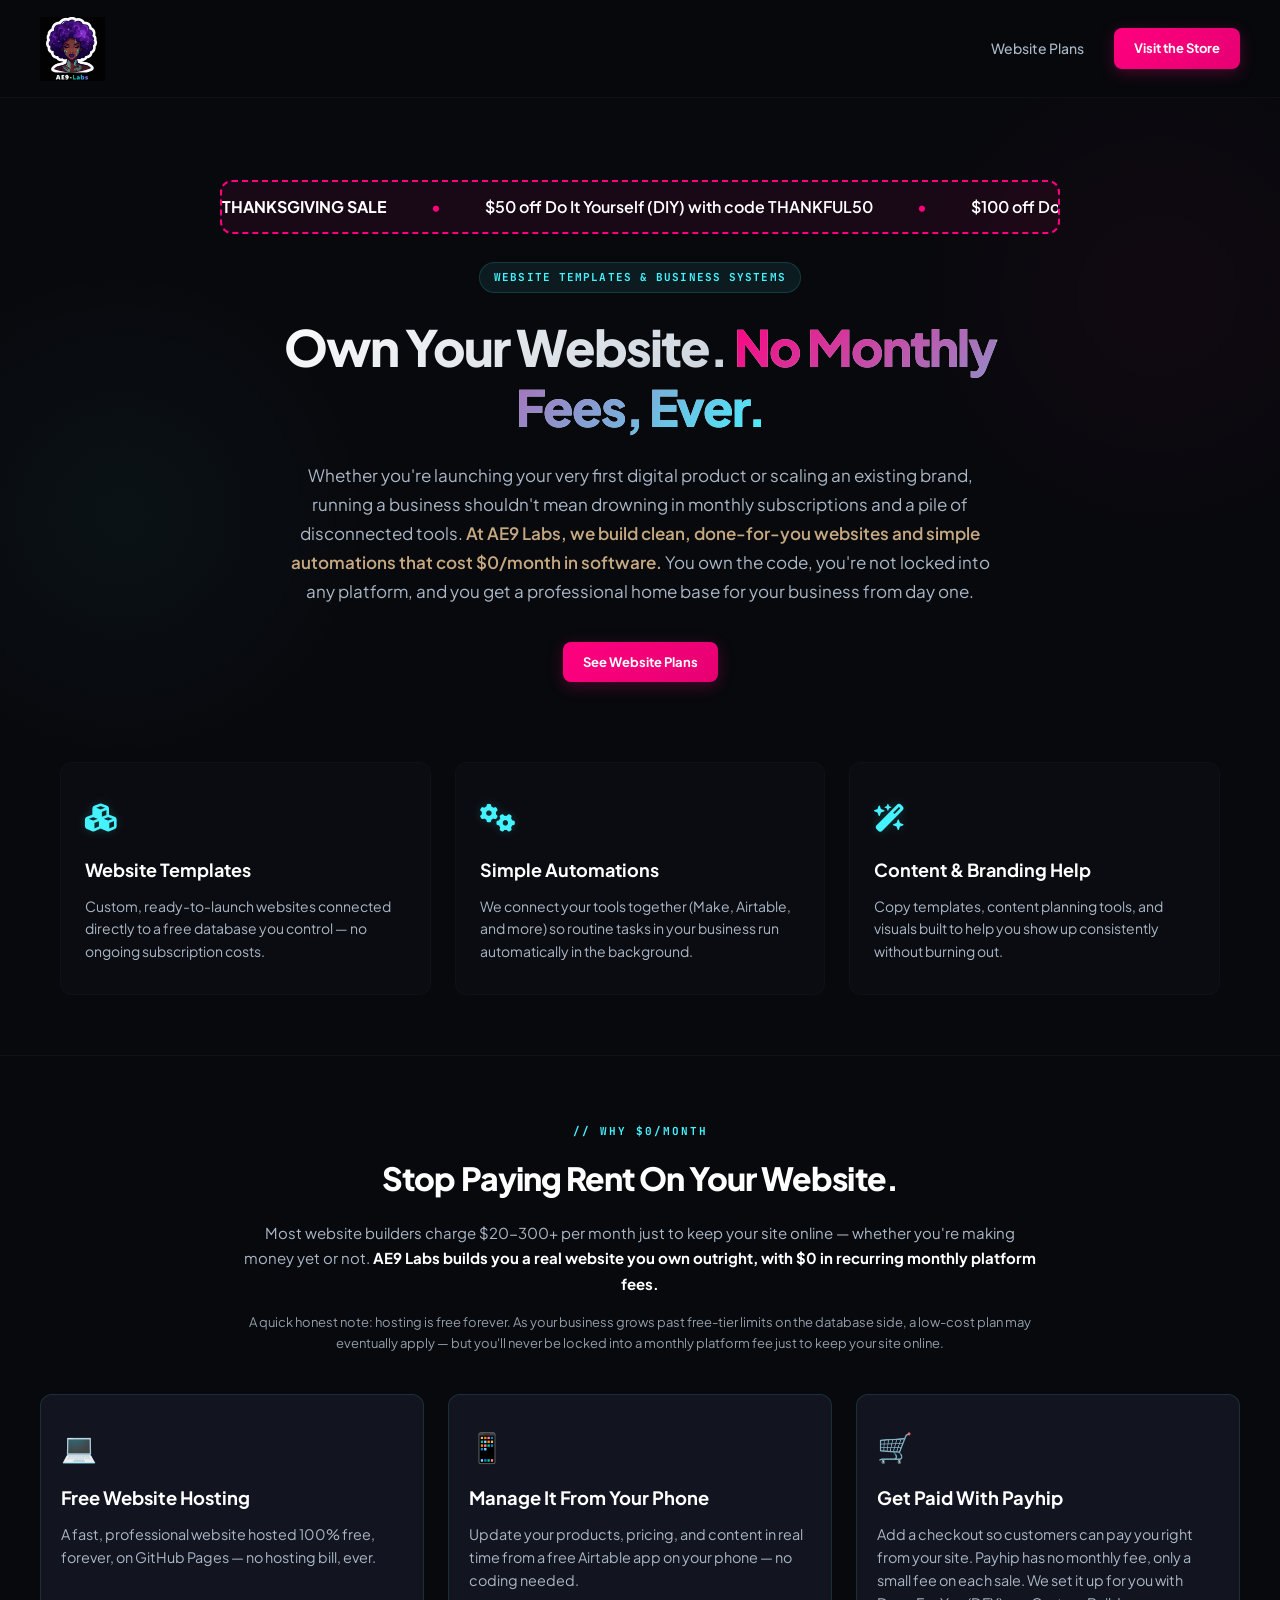
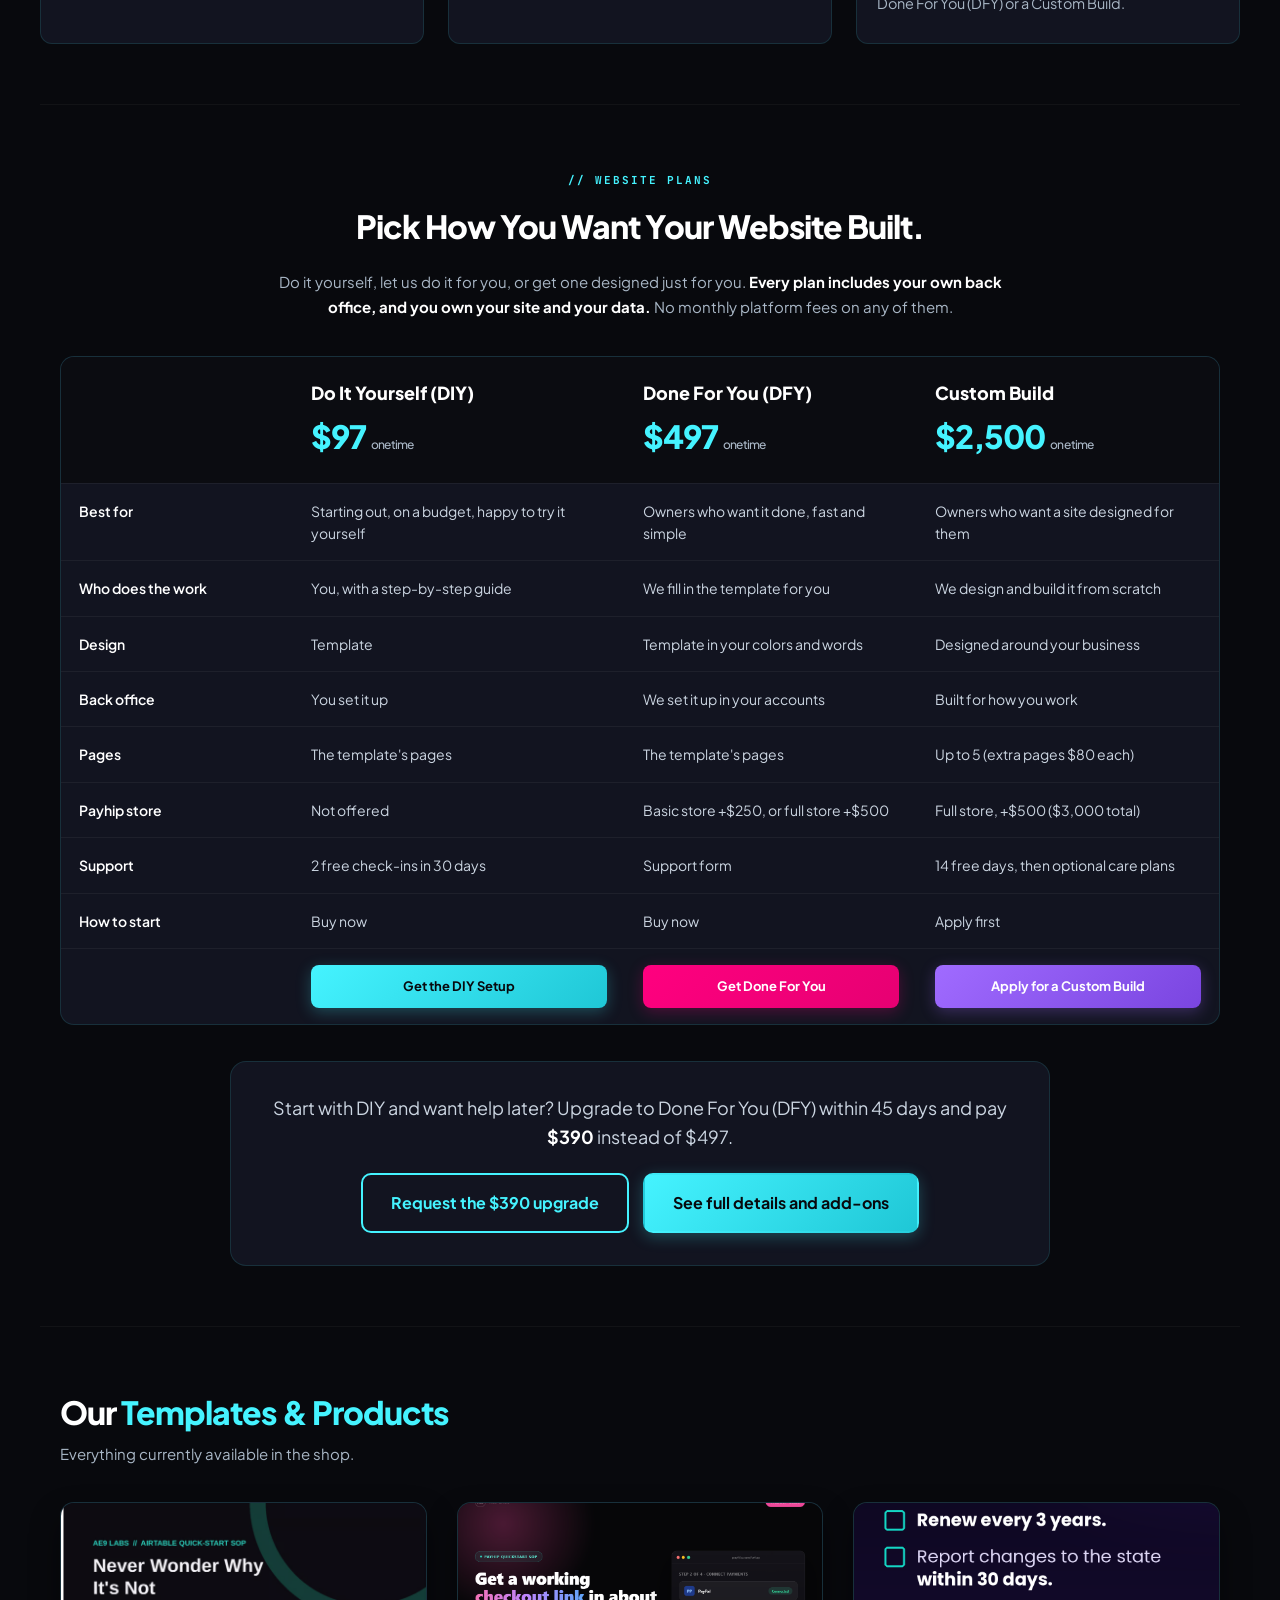
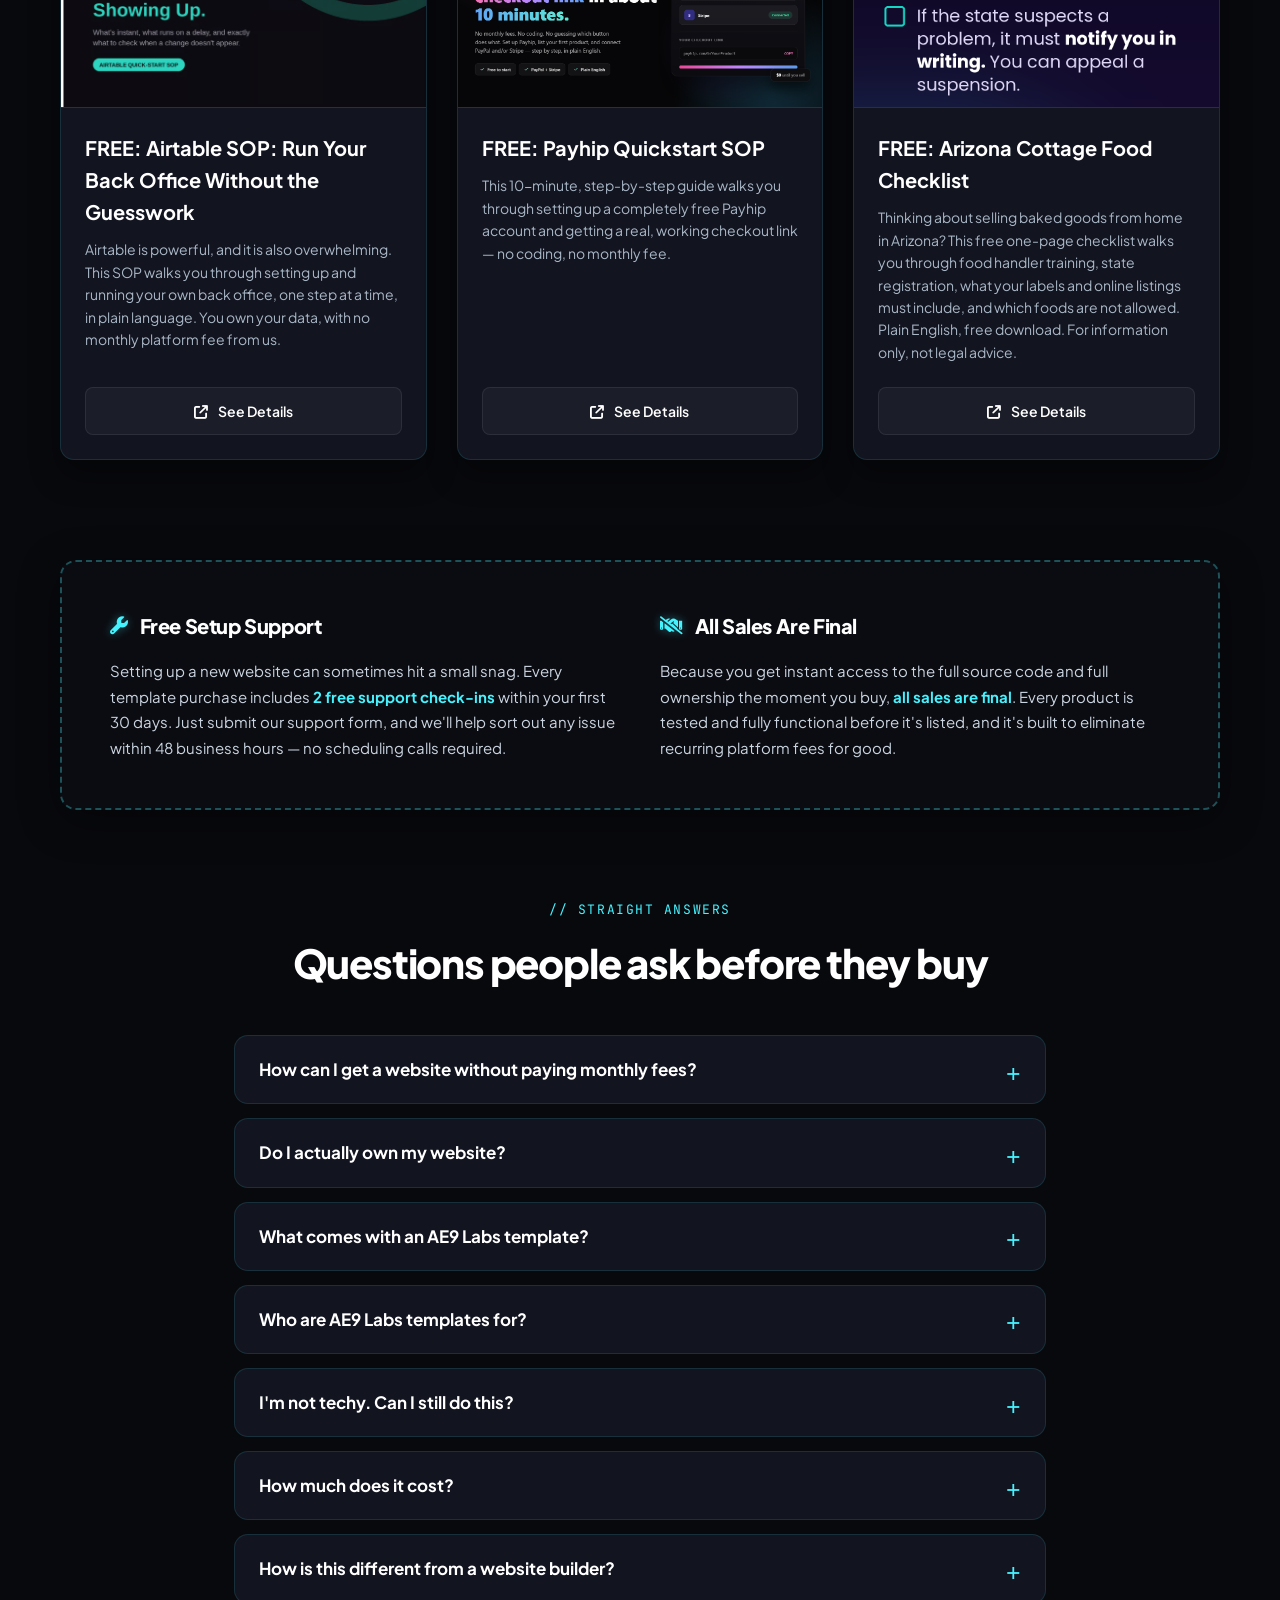
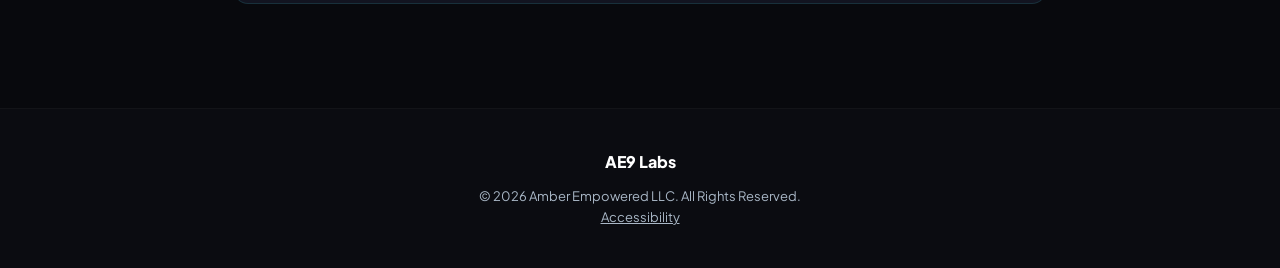
<file: index.html>
<!DOCTYPE html>
<html lang="en">
<head>
    <!-- Google Analytics 4 -->
    <script async src="https://www.googletagmanager.com/gtag/js?id=G-8W33K5ZLJ8"></script>
    <script>
        window.dataLayer = window.dataLayer || [];
        function gtag(){dataLayer.push(arguments);}
        gtag('js', new Date());
        gtag('config', 'G-8W33K5ZLJ8');
    </script>
    <meta name="p:domain_verify" content="8d649b11f7d5f8af612b49e49cc045da"/>
    <meta charset="UTF-8">
    <meta name="viewport" content="width=device-width, initial-scale=1.0">
    <meta name="description" content="AE9 Labs builds done-for-you websites and back offices for small businesses. You own your site and your data, with no monthly platform fees. DIY $97, Done For You $497, Custom Build $2,500.">
    <link rel="canonical" href="https://amber-empowered.com/">
    <title>AE9 Labs // Website Templates & Business Systems</title>
    <!-- Google Fonts & Icons -->
    <link rel="preconnect" href="https://fonts.googleapis.com">
    <link rel="preconnect" href="https://fonts.gstatic.com" crossorigin>
    <link href="https://fonts.googleapis.com/css2?family=Plus+Jakarta+Sans:wght@400;500;600;700;800&family=JetBrains+Mono:wght@400;700&display=swap" rel="stylesheet">
    <link rel="stylesheet" href="https://cdnjs.cloudflare.com/ajax/libs/font-awesome/6.5.1/css/all.min.css">

    <style>
        /* =========================================================================
           🌌 AE9 SYSTEM ARCHITECTURE - SINGLE FILE PREMIUM MASTER THEME
           ========================================================================= */
        :root {
            --bg-primary: #08090d;
            --bg-secondary: #0b0c11;
            --bg-card: #121420;
            --accent-neon: #ff007f;     /* Hot neon pink */
            --accent-cyber: #45f3ff;    /* Cyber neon cyan */
            --accent-gold: #c5a880;     /* Luxury gold text highlight */
            --text-main: #ffffff;
            --text-muted: #a9b7c6;
            --border-glow: rgba(69, 243, 255, 0.12);
        }

        * {
            box-sizing: border-box;
            margin: 0;
            padding: 0;
        }

        body {
            background-color: var(--bg-primary);
            color: var(--text-main);
            font-family: 'Plus Jakarta Sans', sans-serif;
            line-height: 1.6;
            overflow-x: hidden;
        }

        body::before {
            content: '';
            position: absolute;
            top: 5%;
            right: -10%;
            width: 500px;
            height: 500px;
            background: radial-gradient(circle, rgba(255, 0, 127, 0.04) 0%, transparent 70%);
            z-index: 0;
            pointer-events: none;
        }

        body::after {
            content: '';
            position: absolute;
            bottom: 15%;
            left: -10%;
            width: 500px;
            height: 500px;
            background: radial-gradient(circle, rgba(69, 243, 255, 0.04) 0%, transparent 70%);
            z-index: 0;
            pointer-events: none;
        }

        header {
            background-color: rgba(8, 9, 13, 0.9);
            backdrop-filter: blur(12px);
            border-bottom: 1px solid rgba(255, 255, 255, 0.03);
            position: fixed;
            top: 0;
            left: 0;
            width: 100%;
            z-index: 100;
            padding: 16px 40px;
        }

        .nav-container {
            max-width: 1200px;
            margin: 0 auto;
            display: flex;
            justify-content: space-between;
            align-items: center;
        }

        /* Holiday banner: remove the word "hidden" from the banner tag to turn it on */
        .holiday-banner {
            max-width: 900px;
            margin: 0 auto 28px;
            padding: 14px 20px;
            text-align: center;
            border: 2px dashed var(--accent-neon);
            border-radius: 12px;
            background: rgba(255, 0, 127, 0.07);
            font-weight: 600;
        }
        .holiday-banner[hidden] { display: none; }
        .holiday-banner.ticker { overflow: hidden; padding: 12px 0; text-align: left; }
        .ticker-track { display: flex; width: max-content; animation: ticker-scroll 38s linear infinite; }
        .ticker-track:hover { animation-play-state: paused; }
        .ticker-group { display: flex; flex-shrink: 0; align-items: center; gap: 44px; padding-right: 44px; white-space: nowrap; }
        .ticker-group span + span::before { content: "\2022"; margin-right: 44px; color: var(--accent-neon); }
        .holiday-banner a { color: var(--accent-cyber); }
        @keyframes ticker-scroll { from { transform: translateX(0); } to { transform: translateX(-50%); } }
        @media (prefers-reduced-motion: reduce) {
            .ticker-track { animation: none; width: auto; justify-content: center; }
            .ticker-group { flex-wrap: wrap; justify-content: center; white-space: normal; gap: 10px 28px; padding: 0 16px; }
            .ticker-dup { display: none; }
            .ticker-group span + span::before { display: none; }
        }

        .holiday-banner a { color: var(--accent-cyber); }

        .logo-container {
            display: flex;
            align-items: center;
            text-decoration: none;
        }

        .logo-image {
            height: 65px; 
            width: auto;
            object-fit: contain;
            transition: transform 0.3s ease;
            clip-path: inset(1px 0 0 0);
        }

        .logo-image:hover {
            transform: scale(1.05); 
        }

        .logo-text-fallback {
            font-size: 22px;
            font-weight: 800;
            letter-spacing: -0.04em;
            color: #ffffff;
            font-family: 'Plus Jakarta Sans', sans-serif;
        }

        .logo-text-fallback span {
            color: var(--accent-cyber);
            font-family: 'JetBrains Mono', monospace;
        }

        .nav-links {
            display: flex;
            align-items: center;
            gap: 30px;
        }

        .nav-link {
            color: var(--text-muted);
            text-decoration: none;
            font-weight: 500;
            font-size: 14px;
            transition: color 0.3s ease;
        }

        .nav-link:hover {
            color: #ffffff;
        }

        .shop-cta-btn {
            background: linear-gradient(135deg, var(--accent-neon) 0%, #e60072 100%);
            color: #ffffff;
            text-decoration: none;
            padding: 10px 20px;
            border-radius: 8px;
            font-weight: 700;
            font-size: 13px;
            box-shadow: 0 4px 15px rgba(255, 0, 127, 0.25);
            transition: transform 0.2s ease, box-shadow 0.2s ease;
        }

        .shop-cta-btn:hover {
            transform: translateY(-2px);
            box-shadow: 0 6px 20px rgba(255, 0, 127, 0.45);
        }

        .hero {
            padding: 180px 20px 80px;
            text-align: center;
            position: relative;
            z-index: 1;
        }

        .hero-inner {
            max-width: 840px;
            margin: 0 auto;
        }

        .badge {
            display: inline-block;
            background-color: rgba(69, 243, 255, 0.08);
            border: 1px solid rgba(69, 243, 255, 0.15);
            color: var(--accent-cyber);
            font-family: 'JetBrains Mono', monospace;
            padding: 6px 14px;
            border-radius: 20px;
            font-size: 11px;
            font-weight: 700;
            letter-spacing: 0.1em;
            text-transform: uppercase;
            margin-bottom: 24px;
        }

        .hero h1 {
            font-size: 50px;
            font-weight: 800;
            line-height: 1.2;
            letter-spacing: -0.04em;
            margin-bottom: 24px;
            background: linear-gradient(135deg, #ffffff 0%, #a9b7c6 100%);
            -webkit-background-clip: text;
            -webkit-text-fill-color: transparent;
        }

        .hero h1 span {
            background: linear-gradient(135deg, var(--accent-neon) 0%, var(--accent-cyber) 100%);
            -webkit-background-clip: text;
            -webkit-text-fill-color: transparent;
        }

        .hero p {
            font-size: 17px;
            color: var(--text-muted);
            max-width: 720px;
            margin: 0 auto 36px;
            line-height: 1.7;
        }

        .hero p strong {
            color: var(--accent-gold);
            font-weight: 600;
        }

        .pillars-section {
            max-width: 1200px;
            margin: 0 auto;
            padding: 0 20px 60px;
        }

        .pillars-grid {
            display: grid;
            grid-template-columns: repeat(3, 1fr);
            gap: 24px;
        }

        .pillar-card {
            background-color: var(--bg-secondary);
            border: 1px solid rgba(255, 255, 255, 0.02);
            border-radius: 12px;
            padding: 32px 24px;
            transition: border-color 0.3s ease, transform 0.3s ease;
        }

        .pillar-card:hover {
            border-color: rgba(69, 243, 255, 0.15);
            transform: translateY(-3px);
        }

        .pillar-icon {
            font-size: 28px;
            color: var(--accent-cyber);
            margin-bottom: 16px;
            text-shadow: 0 0 10px rgba(69, 243, 255, 0.2);
        }

        .pillar-card h3 {
            font-size: 18px;
            font-weight: 700;
            margin-bottom: 10px;
            color: #ffffff;
        }

        .pillar-card p {
            font-size: 14px;
            color: var(--text-muted);
            line-height: 1.6;
        }

        .architecture-section {
            padding: 60px 20px;
            border-top: 1px solid rgba(255, 255, 255, 0.04);
            text-align: center;
        }

        .architecture-container {
            max-width: 1200px;
            margin: 0 auto;
        }

        .architecture-tag {
            display: inline-block;
            font-size: 11px;
            font-weight: 700;
            letter-spacing: 2px;
            color: var(--accent-cyber);
            font-family: 'JetBrains Mono', monospace;
            text-transform: uppercase;
            margin-bottom: 12px;
        }

        .architecture-title {
            font-size: 32px;
            font-weight: 800;
            margin-bottom: 16px;
            color: #ffffff;
            letter-spacing: -0.03em;
        }

        .architecture-description {
            font-size: 15px;
            line-height: 1.7;
            color: var(--text-muted);
            max-width: 800px;
            margin: 0 auto 16px auto;
        }

        .architecture-description strong {
            color: #ffffff;
        }

        .architecture-note {
            font-size: 13px;
            line-height: 1.6;
            color: var(--text-muted);
            max-width: 800px;
            margin: 0 auto 40px auto;
            opacity: 0.85;
        }

        .architecture-grid {
            display: grid;
            grid-template-columns: repeat(auto-fit, minmax(280px, 1fr));
            gap: 24px;
        }

        .architecture-card {
            background: var(--bg-card);
            border: 1px solid var(--border-glow);
            border-radius: 12px;
            padding: 28px 20px;
            text-align: left;
            transition: transform 0.3s ease, border-color 0.3s ease;
        }

        .architecture-card:hover {
            transform: translateY(-4px);
            border-color: var(--accent-cyber);
        }

        .card-icon-emoji {
            font-size: 1.8rem;
            margin-bottom: 14px;
        }

        .architecture-card h3 {
            font-size: 1.15rem;
            font-weight: 700;
            color: #ffffff;
            margin-bottom: 10px;
        }

        .architecture-card p {
            font-size: 0.9rem;
            line-height: 1.6;
            color: var(--text-muted);
            margin: 0;
        }

        .catalog-container {
            max-width: 1200px;
            margin: 0 auto;
            padding: 60px 20px;
            border-top: 1px solid rgba(255, 255, 255, 0.04);
        }

        .catalog-header {
            margin-bottom: 36px;
        }

        .section-title {
            font-size: 32px;
            font-weight: 800;
            letter-spacing: -0.03em;
        }

        .section-title span {
            color: var(--accent-cyber);
        }

        .section-subtitle {
            font-size: 15px;
            color: var(--text-muted);
            margin-top: 4px;
        }

        .grid-container {
            display: grid;
            grid-template-columns: repeat(auto-fill, minmax(360px, 1fr));
            gap: 30px;
            align-items: stretch;
        }

        .card {
            background-color: var(--bg-card);
            border-radius: 14px;
            overflow: hidden;
            display: flex;
            flex-direction: column;
            box-shadow: 0 15px 30px rgba(0, 0, 0, 0.4);
            border: 1px solid var(--border-glow);
            transition: transform 0.3s cubic-bezier(0.25, 1, 0.5, 1), box-shadow 0.3s ease, border-color 0.3s ease;
        }

        .card:hover {
            transform: translateY(-6px);
            border-color: var(--accent-cyber);
            box-shadow: 0 0 25px rgba(69, 243, 255, 0.2);
        }

        .card-image {
            width: 100%;
            aspect-ratio: 16 / 9;
            object-fit: cover;
            border-bottom: 1px solid rgba(69, 243, 255, 0.15);
        }

        .card-content {
            padding: 24px;
            display: flex;
            flex-direction: column;
            flex-grow: 1;
        }

        .card-title {
            font-size: 20px;
            font-weight: 700;
            margin-bottom: 10px;
            color: #ffffff;
        }

        .card-description {
            font-size: 14px;
            color: var(--text-muted);
            line-height: 1.6;
            margin-bottom: auto;
            padding-bottom: 24px;
        }

        .card-btn {
            display: block;
            text-align: center;
            background-color: rgba(255, 255, 255, 0.04);
            border: 1px solid rgba(255, 255, 255, 0.08);
            color: #ffffff;
            text-decoration: none;
            padding: 12px;
            border-radius: 8px;
            font-weight: 600;
            font-size: 14px;
            transition: all 0.3s ease;
            margin-top: auto;
        }

        .card-btn:hover {
            background-color: var(--accent-neon);
            border-color: var(--accent-neon);
            box-shadow: 0 4px 15px rgba(255, 0, 127, 0.3);
            transform: translateY(-1px);
        }

        .policy-section {
            max-width: 1200px;
            margin: 40px auto 0;
            padding: 0 20px;
        }

        .policy-grid {
            display: grid;
            grid-template-columns: repeat(2, 1fr);
            gap: 40px;
            background-color: var(--bg-secondary);
            border: 2px dashed rgba(69, 243, 255, 0.3);
            border-radius: 16px;
            padding: 48px;
            position: relative;
            box-shadow: 0 10px 40px rgba(0, 0, 0, 0.4);
        }

        .policy-card h4 {
            font-size: 20px;
            font-weight: 800;
            color: #ffffff;
            margin-bottom: 16px;
            display: flex;
            align-items: center;
            gap: 12px;
            letter-spacing: -0.02em;
        }

        .policy-card h4 i {
            color: var(--accent-cyber);
            font-size: 18px;
            text-shadow: 0 0 10px rgba(69, 243, 255, 0.4);
        }

        .policy-card p {
            font-size: 15px;
            color: #cbd5e1;
            line-height: 1.7;
        }

        .policy-card p strong {
            color: var(--accent-cyber);
        }

        footer {
            text-align: center;
            padding: 40px 20px;
            color: var(--text-muted);
            font-size: 13px;
            border-top: 1px solid rgba(255, 255, 255, 0.03);
            background-color: var(--bg-secondary);
        }

        .footer-logo {
            font-size: 16px;
            font-weight: 800;
            color: #ffffff;
            margin-bottom: 12px;
        }

        .loading {
            text-align: center;
            font-size: 15px;
            color: var(--text-muted);
            padding: 40px;
            grid-column: 1 / -1;
        }

        @media (max-width: 968px) {
            .pillars-grid {
                grid-template-columns: 1fr;
                gap: 16px;
            }
            .policy-grid {
                grid-template-columns: 1fr;
                padding: 32px;
                gap: 32px;
            }
            .hero h1 {
                font-size: 36px;
            }
            .nav-links {
                display: none;
            }
        }
    </style>
    <!-- AE9 Labs structured data (Organization, Person, WebSite) -->
    <script type="application/ld+json">
    {
      "@context": "https://schema.org",
      "@graph": [
        {
          "@type": "Organization",
          "@id": "https://amber-empowered.com/#org",
          "name": "AE9 Labs",
          "url": "https://amber-empowered.com/",
          "logo": "https://amber-empowered.com/logo.png",
          "description": "AE9 Labs sells done-for-you website templates for new creators and small businesses. Each template is a one-time purchase with no monthly platform fees: you get the code, host it free, and own your site and your data.",
          "slogan": "Shop as you grow. Build off what you know.",
          "founder": { "@id": "https://amber-empowered.com/#amber" },
          "address": {
            "@type": "PostalAddress",
            "addressLocality": "Clarkdale",
            "addressRegion": "AZ",
            "addressCountry": "US"
          },
          "sameAs": [
            "https://github.com/amberempowered8-alt",
            "https://www.pinterest.com/AE9Labs",
            "https://www.tiktok.com/@ae9_labs"
          ],
          "hasOfferCatalog": {
            "@type": "OfferCatalog",
            "name": "AE9 Labs Website Templates and Setup",
            "itemListElement": [
              {
                "@type": "Offer",
                "price": "97",
                "priceCurrency": "USD",
                "url": "https://payhip.com/b/pTdr1",
                "itemOffered": {
                  "@type": "Product",
                  "name": "Etsy and Product Seller Storefront Website Template",
                  "description": "Done-for-you storefront website for product sellers. One-time purchase, no monthly fees, you own the code."
                }
              },
              {
                "@type": "Offer",
                "price": "97",
                "priceCurrency": "USD",
                "url": "https://payhip.com/b/184kI",
                "itemOffered": {
                  "@type": "Product",
                  "name": "Coach and Consultant Booking Website Template",
                  "description": "Done-for-you booking website for coaches and consultants. One-time purchase, no monthly fees, you own the code."
                }
              },
              {
                "@type": "Offer",
                "price": "497",
                "priceCurrency": "USD",
                "url": "https://amber-empowered.com/services.html#done-for-you",
                "itemOffered": {
                  "@type": "Service",
                  "name": "Done For You Website and Back Office",
                  "description": "AE9 Labs fills in the template with your business, colors and words, and sets up your back office in your own accounts. You own everything, with no monthly platform fees."
                }
              },
              {
                "@type": "Offer",
                "price": "2500",
                "priceCurrency": "USD",
                "url": "https://amber-empowered.com/services.html#custom-build",
                "itemOffered": {
                  "@type": "Service",
                  "name": "Custom Build Website and Back Office",
                  "description": "A website and back office designed around your business, built in your own accounts. Up to 5 pages. By application."
                }
              }
            ]
          }
        },
        {
          "@type": "Person",
          "@id": "https://amber-empowered.com/#amber",
          "name": "Amber Jackson",
          "jobTitle": "Founder",
          "worksFor": { "@id": "https://amber-empowered.com/#org" },
          "sameAs": [
            "https://www.linkedin.com/in/amber-jackson",
            "https://www.tiktok.com/@empowered1111"
          ]
        },
        {
          "@type": "WebSite",
          "@id": "https://amber-empowered.com/#website",
          "url": "https://amber-empowered.com/",
          "name": "AE9 Labs",
          "publisher": { "@id": "https://amber-empowered.com/#org" }
        }
      ]
    }
    </script>
</head>
<body>

    <!-- Navigation Menu -->
    <header>
        <div class="nav-container">
            <a href="#" class="logo-container">
                <img src="logo.png" alt="AE9 logo" class="logo-image" id="brand-logo" onerror="this.style.display='none'; document.getElementById('brand-text-logo').style.display='flex'">
                <div id="brand-text-logo" class="logo-text-fallback" style="display: none;">AE9<span> Labs</span></div>
            </a>
            <nav class="nav-links">
                <a href="#plans" class="nav-link">Website Plans</a>
                <a href="https://payhip.com/AE9Labs" target="_blank" class="shop-cta-btn">Visit the Store</a>
            </nav>
        </div>
    </header>

   <!-- Brand Hero Module -->
<section class="hero" id="intro">
    <div class="hero-inner">
        <!-- HOLIDAY BANNER (live): to turn it off, add the word hidden after ticker in the next line. -->
        <div class="holiday-banner ticker" role="region" aria-label="Thanksgiving sale">
                <div class="ticker-track">
                <div class="ticker-group">
                    <span><strong>THANKSGIVING SALE</strong></span>
                    <span>$50 off Do It Yourself (DIY) with code THANKFUL50</span>
                    <span>$100 off Done For You (DFY) with code THANKFUL100</span>
                    <span>Ends Sunday, Nov 29 at 11:59 PM</span>
                </div>
                <div class="ticker-group ticker-dup" aria-hidden="true">
                    <span><strong>THANKSGIVING SALE</strong></span>
                    <span>$50 off Do It Yourself (DIY) with code THANKFUL50</span>
                    <span>$100 off Done For You (DFY) with code THANKFUL100</span>
                    <span>Ends Sunday, Nov 29 at 11:59 PM</span>
                </div>
                </div>
            </div>
        <div class="badge">Website Templates & Business Systems</div>
        <h1>Own Your Website. <span>No Monthly Fees, Ever.</span></h1>
        <p>
            Whether you're launching your very first digital product or scaling an existing brand, running a business shouldn't mean drowning in monthly subscriptions and a pile of disconnected tools.
            <strong>At AE9 Labs, we build clean, done-for-you websites and simple automations that cost $0/month in software.</strong>
            You own the code, you're not locked into any platform, and you get a professional home base for your business from day one.
        </p>
        <a href="#plans" class="shop-cta-btn" style="display:inline-block;">See Website Plans</a>
    </div>
</section>

    <!-- 3 Focus Pillars -->
    <section class="pillars-section">
        <div class="pillars-grid">
            <div class="pillar-card">
                <div class="pillar-icon"><i class="fa-solid fa-cubes"></i></div>
                <h3>Website Templates</h3>
                <p>Custom, ready-to-launch websites connected directly to a free database you control — no ongoing subscription costs.</p>
            </div>
            <div class="pillar-card">
                <div class="pillar-icon"><i class="fa-solid fa-gears"></i></div>
                <h3>Simple Automations</h3>
                <p>We connect your tools together (Make, Airtable, and more) so routine tasks in your business run automatically in the background.</p>
            </div>
            <div class="pillar-card">
                <div class="pillar-icon"><i class="fa-solid fa-wand-magic-sparkles"></i></div>
                <h3>Content & Branding Help</h3>
                <p>Copy templates, content planning tools, and visuals built to help you show up consistently without burning out.</p>
            </div>
        </div>
    </section>

    <!-- SYSTEM OVERVIEW SECTION -->
    <section class="architecture-section">
        <div class="architecture-container">
            <span class="architecture-tag">// Why $0/Month</span>
            <h2 class="architecture-title">Stop Paying Rent On Your Website.</h2>
            <p class="architecture-description">
                Most website builders charge $20-300+ per month just to keep your site online — whether you're making money yet or not.
                <strong>AE9 Labs builds you a real website you own outright, with $0 in recurring monthly platform fees.</strong>
            </p>
            <p class="architecture-note">
                A quick honest note: hosting is free forever. As your business grows past free-tier limits on the database side, a low-cost plan may eventually apply — but you'll never be locked into a monthly platform fee just to keep your site online.
            </p>

            <div class="architecture-grid">
                <div class="architecture-card">
                    <div class="card-icon-emoji">💻</div>
                    <h3>Free Website Hosting</h3>
                    <p>A fast, professional website hosted 100% free, forever, on GitHub Pages — no hosting bill, ever.</p>
                </div>

                <div class="architecture-card">
                    <div class="card-icon-emoji">📱</div>
                    <h3>Manage It From Your Phone</h3>
                    <p>Update your products, pricing, and content in real time from a free Airtable app on your phone — no coding needed.</p>
                </div>

                <div class="architecture-card">
                    <div class="card-icon-emoji">🛒</div>
                    <h3>Get Paid With Payhip</h3>
                    <p>Add a checkout so customers can pay you right from your site. Payhip has no monthly fee, only a small fee on each sale. We set it up for you with Done For You (DFY) or a Custom Build.</p>
                </div>
            </div>
        </div>
    </section>

    <!-- WEBSITE PLANS: compares the three ways to get a site. Prices live here and on services.html -->
    <style>
        .plans-section { max-width: 1200px; margin: 0 auto; padding: 60px 20px; border-top: 1px solid rgba(255, 255, 255, 0.04); text-align: center; position: relative; z-index: 1; }
        .plans-sub { font-size: 15px; line-height: 1.7; color: var(--text-muted); max-width: 760px; margin: 0 auto 36px; }
        .plans-sub strong { color: #ffffff; }
        .plans-table-wrap { overflow-x: auto; border: 1px solid var(--border-glow); border-radius: 14px; background: var(--bg-card); }
        .plans-table { width: 100%; min-width: 700px; border-collapse: collapse; text-align: left; }
        .plans-table th, .plans-table td { padding: 16px 18px; font-size: 14px; border-bottom: 1px solid rgba(255, 255, 255, 0.05); vertical-align: top; color: #cbd5e1; }
        .plans-table tr:last-child td { border-bottom: none; }
        .plans-table td:first-child { font-weight: 600; color: #ffffff; width: 20%; }
        .plans-table thead th { background: var(--bg-secondary); vertical-align: bottom; padding-top: 22px; padding-bottom: 20px; }
        .plan-name { display: block; font-size: 18px; font-weight: 800; color: #ffffff; }
        .plan-price { display: block; font-size: 32px; font-weight: 800; letter-spacing: -0.03em; color: var(--accent-cyber); margin-top: 4px; }
        .plan-price small { font-size: 12px; font-weight: 500; color: var(--text-muted); }
        .plans-btn { display: block; text-align: center; background: linear-gradient(135deg, var(--accent-neon) 0%, #e60072 100%); color: #ffffff; text-decoration: none; padding: 11px 12px; border-radius: 8px; font-weight: 700; font-size: 13px; box-shadow: 0 4px 15px rgba(255, 0, 127, 0.25); }
        .plans-btn.teal { background: linear-gradient(135deg, #45f3ff 0%, #1fc7d6 100%); color: #08090d; box-shadow: 0 4px 15px rgba(69, 243, 255, 0.25); }
        .plans-btn.purple { background: linear-gradient(135deg, #a06bff 0%, #7a45e0 100%); color: #ffffff; box-shadow: 0 4px 15px rgba(160, 107, 255, 0.28); }
        .plans-btn:hover { transform: translateY(-1px); }
        .plans-foot { font-size: 13px; color: var(--text-muted); margin-top: 20px; }
        .plans-foot a { color: var(--accent-cyber); }
        .plans-more { max-width: 820px; margin: 36px auto 0; padding: 32px 28px; background: var(--bg-card); border: 1px solid var(--border-glow); border-radius: 16px; text-align: center; }
        .plans-more-text { font-size: 18px; line-height: 1.6; color: #cbd5e1; margin: 0 0 22px; }
        .plans-more-text strong { color: #ffffff; }
        .plans-more-actions { display: flex; flex-wrap: wrap; gap: 14px; justify-content: center; }
        .plans-more-btn { display: inline-block; text-decoration: none; text-align: center; padding: 15px 28px; border-radius: 10px; font-weight: 700; font-size: 16px; border: 2px solid transparent; color: #08090d; background: linear-gradient(135deg, #45f3ff 0%, #1fc7d6 100%); box-shadow: 0 4px 15px rgba(69, 243, 255, 0.25); }
        .plans-more-btn.ghost { background: transparent; color: #45f3ff; border: 2px solid #45f3ff; box-shadow: none; }
        .plans-more-btn:hover { transform: translateY(-1px); }
    </style>
    <section class="plans-section" id="plans">
        <span class="architecture-tag">// Website Plans</span>
        <h2 class="architecture-title">Pick How You Want Your Website Built.</h2>
        <p class="plans-sub">
            Do it yourself, let us do it for you, or get one designed just for you.
            <strong>Every plan includes your own back office, and you own your site and your data.</strong> No monthly platform fees on any of them.
        </p>

        <div class="plans-table-wrap">
            <table class="plans-table">
                <thead>
                    <tr>
                        <th></th>
                        <th><span class="plan-name">Do It Yourself (DIY)</span><span class="plan-price">$97 <small>one time</small></span></th>
                        <th><span class="plan-name">Done For You (DFY)</span><span class="plan-price">$497 <small>one time</small></span></th>
                        <th><span class="plan-name">Custom Build</span><span class="plan-price">$2,500 <small>one time</small></span></th>
                    </tr>
                </thead>
                <tbody>
                    <tr><td>Best for</td><td>Starting out, on a budget, happy to try it yourself</td><td>Owners who want it done, fast and simple</td><td>Owners who want a site designed for them</td></tr>
                    <tr><td>Who does the work</td><td>You, with a step-by-step guide</td><td>We fill in the template for you</td><td>We design and build it from scratch</td></tr>
                    <tr><td>Design</td><td>Template</td><td>Template in your colors and words</td><td>Designed around your business</td></tr>
                    <tr><td>Back office</td><td>You set it up</td><td>We set it up in your accounts</td><td>Built for how you work</td></tr>
                    <tr><td>Pages</td><td>The template's pages</td><td>The template's pages</td><td>Up to 5 (extra pages $80 each)</td></tr>
                    <tr><td>Payhip store</td><td>Not offered</td><td>Basic store +$250, or full store +$500</td><td>Full store, +$500 ($3,000 total)</td></tr>
                    <tr><td>Support</td><td>2 free check-ins in 30 days</td><td>Support form</td><td>14 free days, then optional care plans</td></tr>
                    <tr><td>How to start</td><td>Buy now</td><td>Buy now</td><td>Apply first</td></tr>
                    <tr>
                        <td></td>
                        <td><a href="https://payhip.com/b/27uQ4" target="_blank" rel="noopener noreferrer" class="plans-btn teal">Get the DIY Setup</a></td>
                        <td><a href="https://payhip.com/b/Ka0zu" target="_blank" rel="noopener noreferrer" class="plans-btn">Get Done For You</a></td>
                        <td><a href="https://airtable.com/appCzV6PBH7pGzwzE/shr1KDz65nqNTD0JB" target="_blank" rel="noopener noreferrer" class="plans-btn purple">Apply for a Custom Build</a></td>
                    </tr>
                </tbody>
            </table>
        </div>
        <div class="plans-more">
            <p class="plans-more-text">Start with DIY and want help later? Upgrade to Done For You (DFY) within 45 days and pay <strong>$390</strong> instead of $497.</p>
            <div class="plans-more-actions">
                <a href="https://airtable.com/app2dNCzkf61VdNKa/shrKN8thfLegxZSYL" target="_blank" rel="noopener noreferrer" class="plans-more-btn ghost">Request the $390 upgrade</a>
                <a href="services.html" class="plans-more-btn">See full details and add-ons</a>
            </div>
        </div>
    </section>

    <!-- REVIEWS: stays hidden until real reviews are added. To show it, add real cards below and delete the word hidden from the section tag. Only real reviews with permission. -->
    <style>
        .reviews-section { max-width: 1200px; margin: 0 auto; padding: 60px 20px; border-top: 1px solid rgba(255, 255, 255, 0.04); text-align: center; }
        .reviews-section[hidden] { display: none; }
        .reviews-grid { display: grid; grid-template-columns: repeat(auto-fit, minmax(280px, 1fr)); gap: 20px; margin-top: 30px; text-align: left; }
        .review-card { background: var(--bg-card); border: 1px solid rgba(69, 243, 255, 0.25); border-radius: 16px; padding: 24px; }
        .review-stars { color: var(--accent-gold); letter-spacing: 2px; margin-bottom: 10px; }
        .review-text { color: var(--text-muted); line-height: 1.6; margin: 0 0 14px; }
        .review-by { font-weight: 700; margin: 0; }
        .review-by span { display: block; font-weight: 400; color: var(--text-muted); font-size: 0.9rem; }
        .review-tag { display: inline-block; margin-top: 8px; font-size: 0.75rem; color: var(--accent-cyber); border: 1px solid rgba(69, 243, 255, 0.4); border-radius: 999px; padding: 2px 10px; }
    </style>
    <section class="reviews-section" id="reviews" hidden>
        <h2 class="section-title">What <span>Clients Say</span></h2>
        <p class="section-subtitle">Real words from real clients. Some of our first sites were built for free as beta clients, and we label them.</p>
        <div class="reviews-grid">
            <!-- COPY THIS CARD FOR EACH REAL REVIEW:
            <div class="review-card">
                <div class="review-stars">&#9733;&#9733;&#9733;&#9733;&#9733;</div>
                <p class="review-text">"Their words here."</p>
                <p class="review-by">First name <span>Business name</span></p>
                <span class="review-tag">Beta client</span>
            </div>
            -->
        </div>
    </section>

    <!-- Portfolio Showroom -->
    <section class="catalog-container" id="showcase">
        <div class="catalog-header">
            <h2 class="section-title">Our <span>Templates & Products</span></h2>
            <p class="section-subtitle">Everything currently available in the shop.</p>
        </div>

        <div id="resource-container" class="grid-container"></div>
    </section>

    <!-- SUPPORT & REFUND POLICY -->
    <section class="policy-section">
        <div class="policy-grid">
            <div class="policy-card">
                <h4><i class="fa-solid fa-wrench"></i> Free Setup Support</h4>
                <p>Setting up a new website can sometimes hit a small snag. Every template purchase includes <strong>2 free support check-ins</strong> within your first 30 days. Just submit our support form, and we'll help sort out any issue within 48 business hours — no scheduling calls required.</p>
            </div>
            <div class="policy-card">
                <h4><i class="fa-solid fa-handshake-slash"></i> All Sales Are Final</h4>
                <p>Because you get instant access to the full source code and full ownership the moment you buy, <strong>all sales are final</strong>. Every product is tested and fully functional before it's listed, and it's built to eliminate recurring platform fees for good.</p>
            </div>
        </div>
    </section>

     <!-- =====================================================================
     AE9 Labs FAQ section (visible FAQ + matching code for Google and AI)
     WHERE TO PASTE: in index.html, search for <footer and paste this
     whole block on the line right above it. One paste, that's it.
     ===================================================================== -->
<style>
    .ae9-faq {
        position: relative;
        z-index: 1;
        max-width: 860px;
        margin: 0 auto;
        padding: 90px 24px;
    }
    .ae9-faq-label {
        font-family: 'JetBrains Mono', monospace;
        color: var(--accent-cyber);
        font-size: 13px;
        letter-spacing: 0.12em;
        text-transform: uppercase;
        text-align: center;
        margin-bottom: 10px;
    }
    .ae9-faq h2 {
        font-size: clamp(28px, 4vw, 40px);
        font-weight: 800;
        letter-spacing: -0.03em;
        text-align: center;
        margin-bottom: 40px;
    }
    .ae9-faq details {
        background: var(--bg-card);
        border: 1px solid var(--border-glow);
        border-radius: 14px;
        margin-bottom: 14px;
        transition: border-color 0.3s ease;
    }
    .ae9-faq details[open] {
        border-color: rgba(69, 243, 255, 0.35);
    }
    .ae9-faq summary {
        cursor: pointer;
        list-style: none;
        padding: 20px 56px 20px 24px;
        font-weight: 700;
        font-size: 17px;
        position: relative;
    }
    .ae9-faq summary::-webkit-details-marker { display: none; }
    .ae9-faq summary::after {
        content: '+';
        position: absolute;
        right: 24px;
        top: 50%;
        transform: translateY(-50%);
        color: var(--accent-cyber);
        font-size: 24px;
        font-weight: 400;
    }
    .ae9-faq details[open] summary::after { content: '\2212'; }
    .ae9-faq details p {
        padding: 0 24px 22px;
        color: var(--text-muted);
        font-size: 15.5px;
    }
</style>

<section class="ae9-faq" id="faq">
    <p class="ae9-faq-label">// Straight answers</p>
    <h2>Questions people ask before they buy</h2>

    <details>
        <summary>How can I get a website without paying monthly fees?</summary>
        <p>Buy the website once and host it yourself for free. That's exactly what AE9 Labs templates are: a one-time purchase, no subscription, no monthly platform bill. You get the code and a step-by-step guide to put it live on free hosting. The only ongoing cost is a custom domain name, if you want one, which usually runs about $10 to $20 a year.</p>
    </details>

    <details>
        <summary>Do I actually own my website?</summary>
        <p>Yes! When you buy an AE9 Labs template, the code is yours. It's not rented from a platform, and nobody can raise your price or lock you out of your own site. Your site, your data, your business.</p>
    </details>

    <details>
        <summary>What comes with an AE9 Labs template?</summary>
        <p>You get the full website code plus an SOP, which is a step-by-step setup guide written in plain English. Every template is built to the same standard, so you know what you're getting no matter which one you pick.</p>
    </details>

    <details>
        <summary>Who are AE9 Labs templates for?</summary>
        <p>New creators and small business owners who want a real website without a big budget or a monthly bill. There are templates for coaches and consultants who take bookings, product and Etsy sellers who want their own storefront, and local service providers like cleaners, landscapers, and handymen.</p>
    </details>

    <details>
        <summary>I'm not techy. Can I still do this?</summary>
        <p>Yes. The setup guide walks you through every step, one at a time. And if you'd rather not touch it at all, AE9 Labs offers a done-for-you website and funnel setup where everything gets built and handed to you, and you still own all of it.</p>
    </details>

    <details>
        <summary>How much does it cost?</summary>
        <p>DIY is $97, one time. Done For You (DFY) is $497, and AE9 Labs fills in the template for you. A Custom Build is $2,500, designed around your business, and you apply first. A Payhip store can be added on. No monthly platform fees on any of it. See the full breakdown on the <a href="services.html" style="color:var(--accent-cyber);">Services and Pricing page</a>.</p>
    </details>

    <details>
        <summary>How is this different from a website builder?</summary>
        <p>Most popular website builders charge you every month for as long as your site is up, and your site lives on their platform. With AE9 Labs you pay once, you own the code, and you can host it free. Shop as you grow and build off what you know, instead of renting forever.</p>
    </details>
</section>

<!-- Matching code so Google and AI tools can read the same questions and answers -->
<script type="application/ld+json">
{
  "@context": "https://schema.org",
  "@type": "FAQPage",
  "@id": "https://amber-empowered.com/#faq",
  "mainEntity": [
    {
      "@type": "Question",
      "name": "How can I get a website without paying monthly fees?",
      "acceptedAnswer": { "@type": "Answer", "text": "Buy the website once and host it yourself for free. That's exactly what AE9 Labs templates are: a one-time purchase, no subscription, no monthly platform bill. You get the code and a step-by-step guide to put it live on free hosting. The only ongoing cost is a custom domain name, if you want one, which usually runs about $10 to $20 a year." }
    },
    {
      "@type": "Question",
      "name": "Do I actually own my website?",
      "acceptedAnswer": { "@type": "Answer", "text": "Yes! When you buy an AE9 Labs template, the code is yours. It's not rented from a platform, and nobody can raise your price or lock you out of your own site. Your site, your data, your business." }
    },
    {
      "@type": "Question",
      "name": "What comes with an AE9 Labs template?",
      "acceptedAnswer": { "@type": "Answer", "text": "You get the full website code plus an SOP, which is a step-by-step setup guide written in plain English. Every template is built to the same standard, so you know what you're getting no matter which one you pick." }
    },
    {
      "@type": "Question",
      "name": "Who are AE9 Labs templates for?",
      "acceptedAnswer": { "@type": "Answer", "text": "New creators and small business owners who want a real website without a big budget or a monthly bill. There are templates for coaches and consultants who take bookings, product and Etsy sellers who want their own storefront, and local service providers like cleaners, landscapers, and handymen." }
    },
    {
      "@type": "Question",
      "name": "I'm not techy. Can I still do this?",
      "acceptedAnswer": { "@type": "Answer", "text": "Yes. The setup guide walks you through every step, one at a time. And if you'd rather not touch it at all, AE9 Labs offers a done-for-you website and funnel setup where everything gets built and handed to you, and you still own all of it." }
    },
    {
      "@type": "Question",
      "name": "How much does it cost?",
      "acceptedAnswer": { "@type": "Answer", "text": "DIY is $97, one time. Done For You (DFY) is $497, and AE9 Labs fills in the template for you. A Custom Build is $2,500, designed around your business, and you apply first. A Payhip store can be added on. No monthly platform fees on any of it. See the full breakdown on the Services and Pricing page." }
    },
    {
      "@type": "Question",
      "name": "How is this different from a website builder?",
      "acceptedAnswer": { "@type": "Answer", "text": "Most popular website builders charge you every month for as long as your site is up, and your site lives on their platform. With AE9 Labs you pay once, you own the code, and you can host it free. Shop as you grow and build off what you know, instead of renting forever." }
    }
  ]
}
</script>
<!-- ===================== end AE9 Labs FAQ section ===================== -->

    <!-- Footer -->
    <footer>
        <div class="footer-logo">AE9 Labs</div>
        <p>&copy; 2026 Amber Empowered LLC. All Rights Reserved.</p>
        <p><a href="accessibility.html" style="color:inherit;">Accessibility</a></p>
    </footer>

    <!-- =========================================================================
         AIRTABLE-POWERED CATALOG — reads a plain data file that a scheduled
         GitHub Action keeps in sync with Airtable. No token lives in this
         file, or anywhere else in this repo. See .github/workflows/sync-catalog.yml.
         ========================================================================= -->
    <script>
        async function fetchResources() {
            const container = document.getElementById('resource-container');
            if (!container) return;

            try {
                container.innerHTML = '<p class="loading">Loading products...</p>';

                const response = await fetch('data/resources.json', { cache: 'no-store' });

                if (!response.ok) {
                    container.innerHTML = `<p class="loading">Your catalog will appear here once the automatic sync runs for the first time.</p>`;
                    return;
                }
                const data = await response.json();

                container.innerHTML = '';

                if (!data.records || data.records.length === 0) {
                    container.innerHTML = `<p class="loading">No products found yet. Set item status to 'Published' inside Airtable to display it here.</p>`;
                    return;
                }

                data.records.forEach(record => {
                    const fields = record.fields;
                    
                    const name = fields['Resource Name'] || 'Untitled Resource Asset';
                    const description = fields['Description'] || 'No description provided for this item.';
                    
                    let link = '#';
                    const rawAccessLink = fields['Access Link'];

                    if (rawAccessLink) {
                        let extracted = '';
                        if (typeof rawAccessLink === 'string') {
                            extracted = rawAccessLink;
                        } else if (Array.isArray(rawAccessLink)) {
                            const item = rawAccessLink[0];
                            extracted = typeof item === 'object' ? (item.url || item.text || item.value || JSON.stringify(item)) : String(item);
                        } else if (typeof rawAccessLink === 'object') {
                            extracted = rawAccessLink.url || rawAccessLink.text || rawAccessLink.value || '';
                        }

                        extracted = String(extracted).replace(/[\[\]"']/g, '').trim();

                        if (extracted && extracted !== '#' && !extracted.includes('generated')) {
                            if (!extracted.startsWith('http://') && !extracted.startsWith('https://')) {
                                link = 'https://' + extracted;
                            } else {
                                link = extracted;
                            }
                        }
                    }

                    let imageUrl = '';
                    if (fields['Cover Image'] && fields['Cover Image'].length > 0) {
                        const attachment = fields['Cover Image'][0];
                        if (attachment.thumbnails && attachment.thumbnails.full) {
                            imageUrl = attachment.thumbnails.full.url;
                        } else {
                            imageUrl = attachment.url;
                        }
                    }

                    const cardHTML = `
                        <div class="card">
                            ${imageUrl 
                                ? `<img src="${imageUrl}" alt="${name}" class="card-image" loading="lazy">` 
                                : '<div class="card-image" style="background: linear-gradient(135deg, #121420 0%, #0b0c11 100%);"></div>'
                            }
                            <div class="card-content">
                                <h3 class="card-title">${name}</h3>
                                <p class="card-description">${description}</p>
                                <a href="${link}" target="_blank" rel="noopener noreferrer" class="card-btn">
                                   <i class="fa-solid fa-arrow-up-right-from-square" style="margin-right: 8px;"></i> See Details
                                </a>
                            </div>
                        </div>
                    `;
                    
                    container.innerHTML += cardHTML;
                });

            } catch (error) {
                console.error('System Exception:', error);
                container.innerHTML = `<p class="loading" style="color: #ff4d4d;">Having trouble loading products right now. Try refreshing the page.</p>`;
            }
        }

        fetchResources();
    </script>
</body>
</html>
</file>
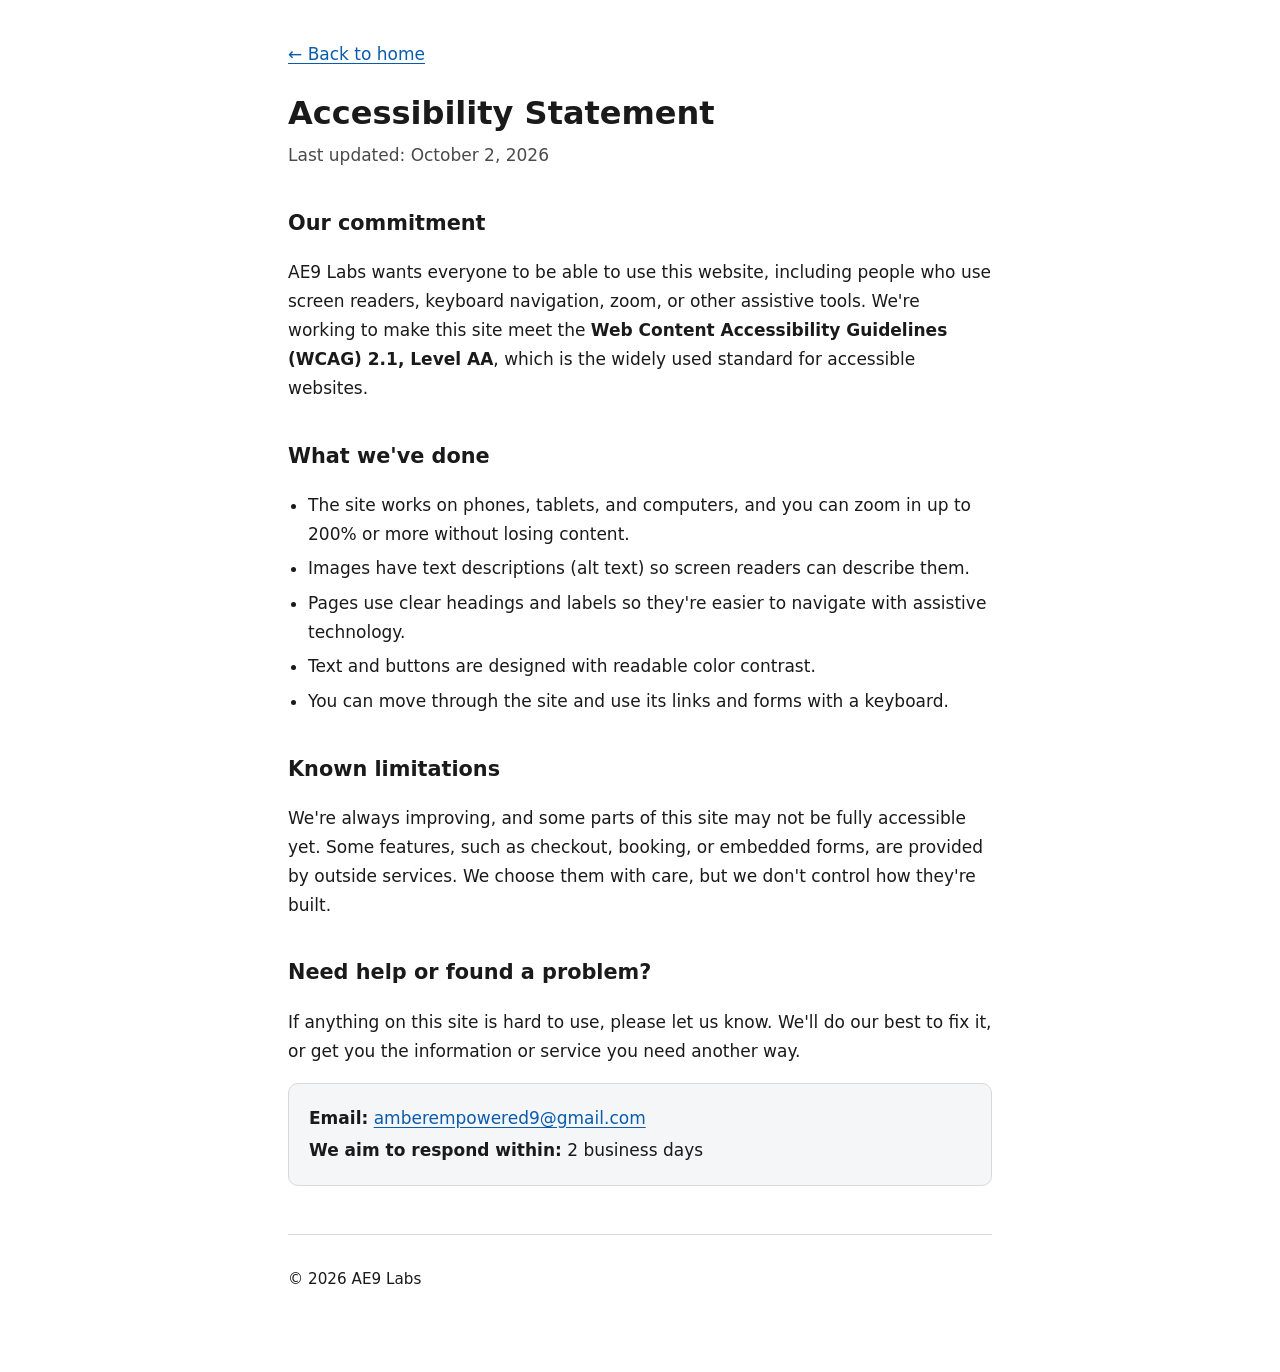
<file: accessibility.html>
<!DOCTYPE html>
<html lang="en">
<head>
  <!-- Google tag (gtag.js) -->
  <script async src="https://www.googletagmanager.com/gtag/js?id=G-8W33K5ZLJ8"></script>
  <script>
    window.dataLayer = window.dataLayer || [];
    function gtag(){dataLayer.push(arguments);}
    gtag('js', new Date());

    gtag('config', 'G-8W33K5ZLJ8');
  </script>
  <meta charset="UTF-8">
  <meta name="viewport" content="width=device-width, initial-scale=1.0">
  <title>Accessibility Statement | AE9 Labs</title>
  <meta name="description" content="Accessibility statement for AE9 Labs: our commitment, what we've done, and how to reach us if anything on this site is hard to use.">
  <style>
    :root {
      --bg: #ffffff;
      --text: #1a1a1a;
      --muted: #4a4a4a;
      --accent: #0b5cad;
      --line: #d9d9d9;
      --box: #f4f6f8;
    }
    @media (prefers-color-scheme: dark) {
      :root {
        --bg: #121212;
        --text: #f2f2f2;
        --muted: #c8c8c8;
        --accent: #7cb8ff;
        --line: #3a3a3a;
        --box: #1e1e1e;
      }
    }
    * { box-sizing: border-box; }
    body {
      margin: 0;
      background: var(--bg);
      color: var(--text);
      font-family: system-ui, -apple-system, "Segoe UI", Roboto, Arial, sans-serif;
      font-size: 1.0625rem;
      line-height: 1.7;
    }
    .skip-link {
      position: absolute;
      left: -999px;
      top: 0;
      background: var(--accent);
      color: var(--bg);
      padding: 0.5rem 1rem;
      z-index: 10;
    }
    .skip-link:focus { left: 1rem; top: 1rem; }
    main {
      max-width: 46rem;
      margin: 0 auto;
      padding: 2.5rem 1rem 4rem;
    }
    h1 { font-size: 2rem; line-height: 1.25; margin: 0 0 0.5rem; }
    h2 { font-size: 1.3rem; margin: 2.25rem 0 0.5rem; }
    p, li { color: var(--text); }
    .updated { color: var(--muted); margin-top: 0; }
    ul { padding-left: 1.25rem; }
    li { margin-bottom: 0.35rem; }
    a { color: var(--accent); text-underline-offset: 3px; }
    a:focus-visible, .back:focus-visible {
      outline: 3px solid var(--accent);
      outline-offset: 3px;
    }
    .contact {
      background: var(--box);
      border: 1px solid var(--line);
      border-radius: 10px;
      padding: 1rem 1.25rem;
    }
    .contact p { margin: 0.25rem 0; }
    .back { display: inline-block; margin-bottom: 1.5rem; }
    footer {
      border-top: 1px solid var(--line);
      margin-top: 3rem;
      padding-top: 1rem;
      color: var(--muted);
      font-size: 0.95rem;
    }
  </style>
</head>
<body>
  <a class="skip-link" href="#content">Skip to main content</a>

  <main id="content">
    <a class="back" href="index.html">&larr; Back to home</a>

    <h1>Accessibility Statement</h1>
    <p class="updated">Last updated: October 2, 2026</p>

    <h2>Our commitment</h2>
    <p>AE9 Labs wants everyone to be able to use this website, including people who use screen readers, keyboard navigation, zoom, or other assistive tools. We're working to make this site meet the <strong>Web Content Accessibility Guidelines (WCAG) 2.1, Level AA</strong>, which is the widely used standard for accessible websites.</p>

    <h2>What we've done</h2>
    <ul>
      <li>The site works on phones, tablets, and computers, and you can zoom in up to 200% or more without losing content.</li>
      <li>Images have text descriptions (alt text) so screen readers can describe them.</li>
      <li>Pages use clear headings and labels so they're easier to navigate with assistive technology.</li>
      <li>Text and buttons are designed with readable color contrast.</li>
      <li>You can move through the site and use its links and forms with a keyboard.</li>
    </ul>

    <h2>Known limitations</h2>
    <p>We're always improving, and some parts of this site may not be fully accessible yet. Some features, such as checkout, booking, or embedded forms, are provided by outside services. We choose them with care, but we don't control how they're built.</p>

    <h2>Need help or found a problem?</h2>
    <p>If anything on this site is hard to use, please let us know. We'll do our best to fix it, or get you the information or service you need another way.</p>
    <div class="contact">
      <p><strong>Email:</strong> <a href="mailto:amberempowered9@gmail.com">amberempowered9@gmail.com</a></p>
      <p><strong>We aim to respond within:</strong> 2 business days</p>
    </div>

    <footer>
      <p>&copy; 2026 AE9 Labs</p>
    </footer>
  </main>
</body>
</html>
</file>
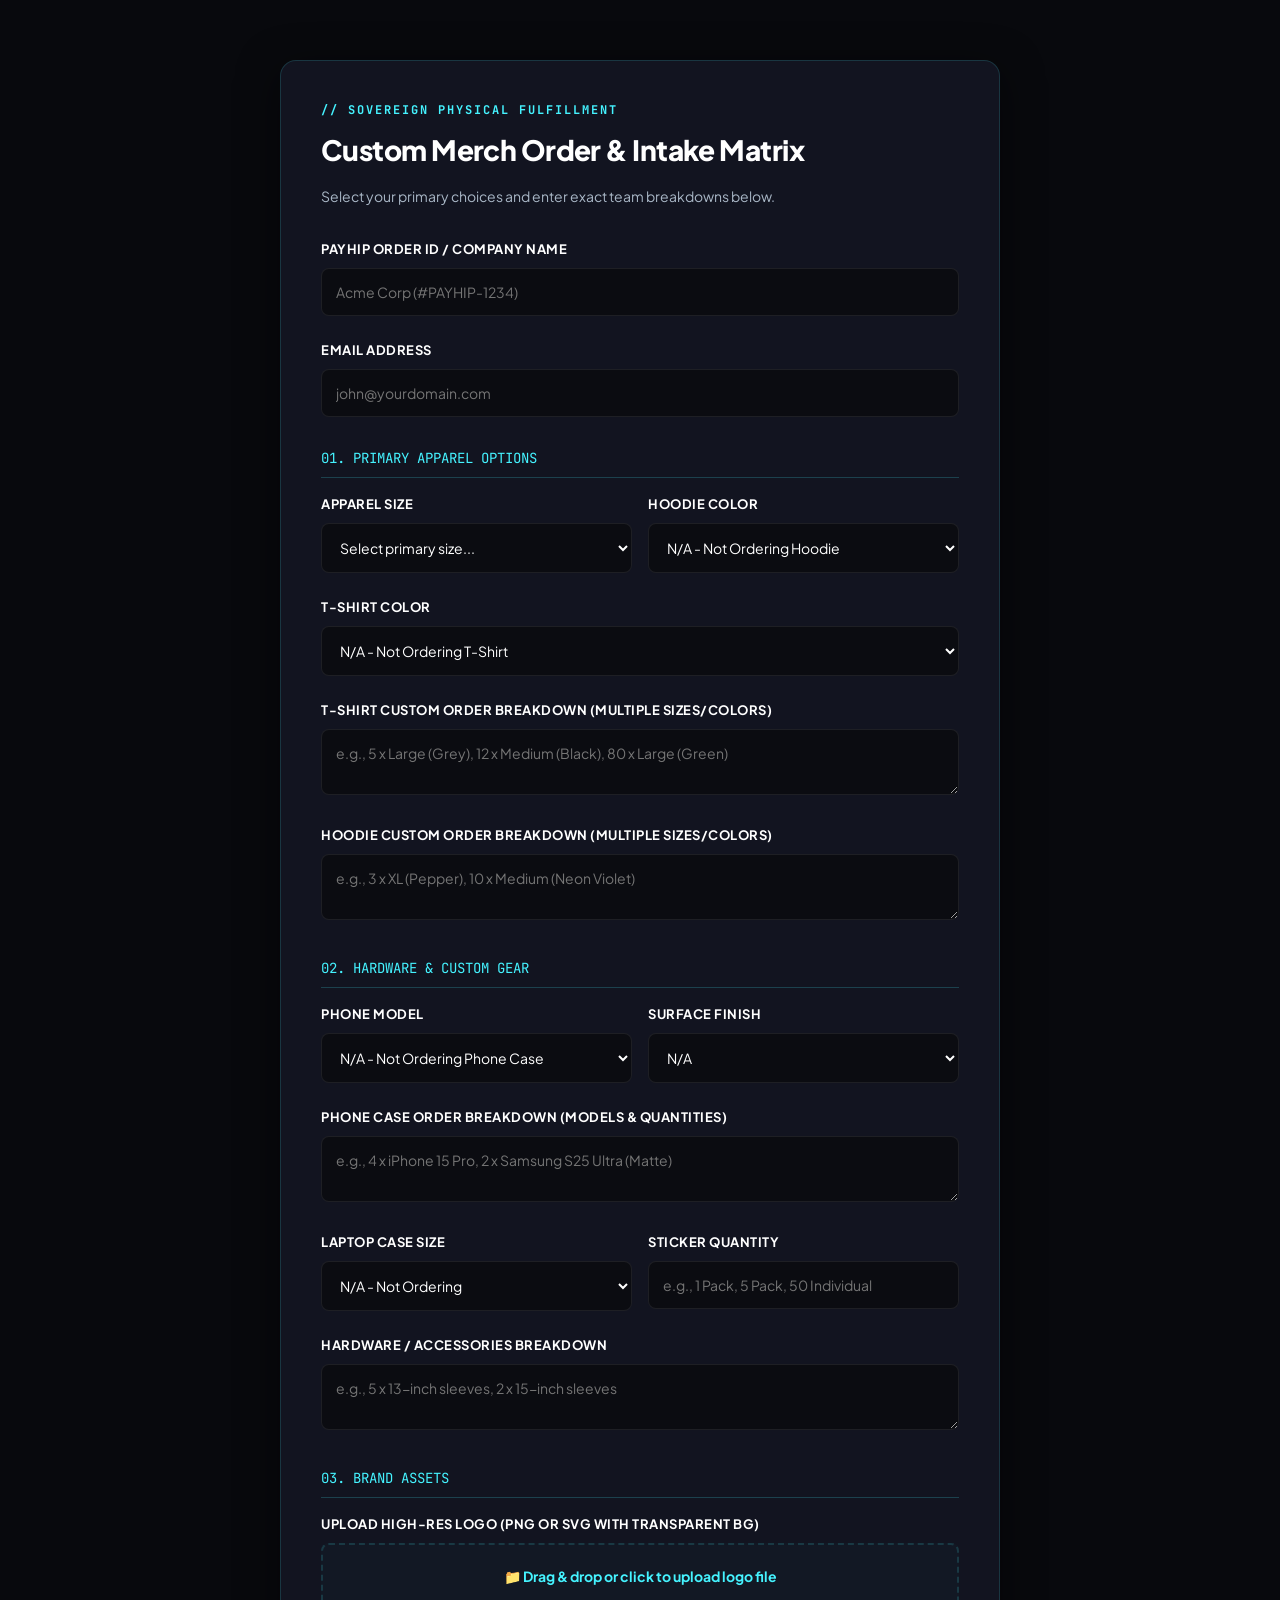
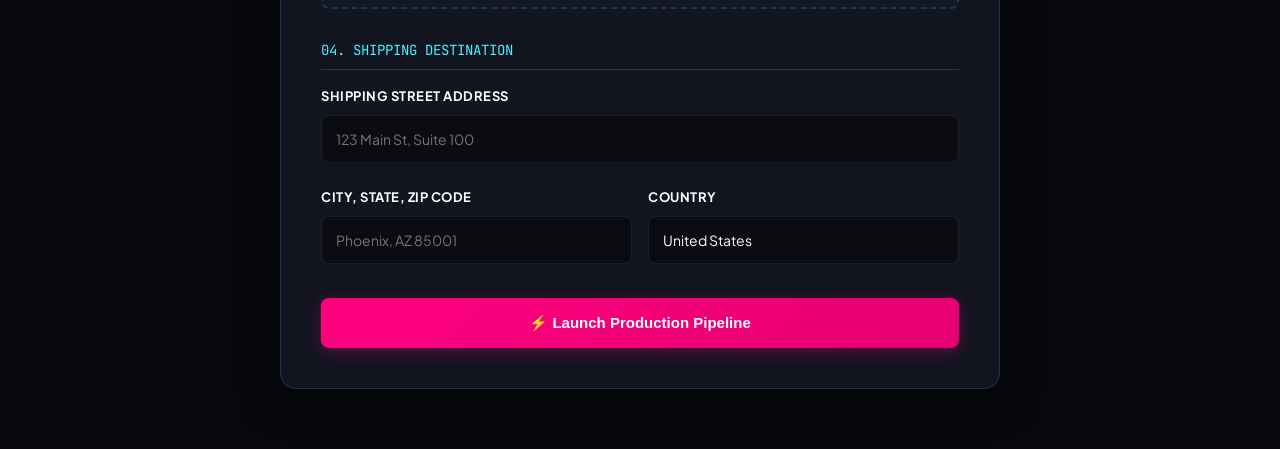
<file: brand_intake.html>
<!DOCTYPE html>
<html lang="en">
<head>
    <!-- Google tag (gtag.js) -->
    <script async src="https://www.googletagmanager.com/gtag/js?id=G-8W33K5ZLJ8"></script>
    <script>
      window.dataLayer = window.dataLayer || [];
      function gtag(){dataLayer.push(arguments);}
      gtag('js', new Date());

      gtag('config', 'G-8W33K5ZLJ8');
    </script>
    <meta charset="UTF-8">
    <meta name="viewport" content="width=device-width, initial-scale=1.0">
    <title>AE9 Labs // Sovereign Merch Fulfillment Portal</title>
    <link rel="preconnect" href="https://fonts.googleapis.com">
    <link rel="preconnect" href="https://fonts.gstatic.com" crossorigin>
    <link href="https://fonts.googleapis.com/css2?family=Plus+Jakarta+Sans:wght@400;600;700;800&family=JetBrains+Mono:wght@400;700&display=swap" rel="stylesheet">
    
    <style>
        :root {
            --bg-primary: #08090d;
            --bg-secondary: #0b0c11;
            --bg-card: #121420;
            --accent-neon: #ff007f;
            --accent-cyber: #45f3ff;
            --text-main: #ffffff;
            --text-muted: #a9b7c6;
            --border-glow: rgba(69, 243, 255, 0.15);
        }

        * { box-sizing: border-box; margin: 0; padding: 0; }
        
        body {
            background-color: var(--bg-primary);
            color: var(--text-main);
            font-family: 'Plus Jakarta Sans', sans-serif;
            padding: 60px 20px;
            line-height: 1.6;
        }

        .container {
            max-width: 720px;
            margin: 0 auto;
            background: var(--bg-card);
            border: 1px solid var(--border-glow);
            border-radius: 16px;
            padding: 40px;
            box-shadow: 0 10px 40px rgba(0, 0, 0, 0.5);
        }

        .tag {
            font-family: 'JetBrains Mono', monospace;
            color: var(--accent-cyber);
            font-size: 12px;
            font-weight: 700;
            text-transform: uppercase;
            letter-spacing: 2px;
            margin-bottom: 8px;
            display: block;
        }

        h1 {
            font-size: 28px;
            font-weight: 800;
            margin-bottom: 12px;
            letter-spacing: -0.02em;
        }

        p.subtitle {
            color: var(--text-muted);
            font-size: 14px;
            margin-bottom: 32px;
        }

        .form-group {
            margin-bottom: 24px;
        }

        label {
            display: block;
            font-size: 13px;
            font-weight: 700;
            margin-bottom: 8px;
            color: var(--text-main);
            text-transform: uppercase;
            letter-spacing: 0.5px;
        }

        input[type="text"],
        input[type="email"],
        input[type="number"],
        select,
        textarea {
            width: 100%;
            padding: 14px;
            background: var(--bg-secondary);
            border: 1px solid rgba(255, 255, 255, 0.08);
            border-radius: 8px;
            color: #fff;
            font-size: 14px;
            font-family: inherit;
            transition: border-color 0.3s ease;
        }

        input:focus, select:focus, textarea:focus {
            outline: none;
            border-color: var(--accent-cyber);
        }

        .form-row {
            display: grid;
            grid-template-columns: 1fr 1fr;
            gap: 16px;
        }

        .file-upload {
            border: 2px dashed var(--border-glow);
            padding: 20px;
            text-align: center;
            border-radius: 8px;
            background: rgba(69, 243, 255, 0.02);
        }

        .file-upload input {
            display: none;
        }

        .file-upload label {
            cursor: pointer;
            color: var(--accent-cyber);
            text-transform: none;
            letter-spacing: 0;
            font-size: 14px;
            margin: 0;
        }

        .submit-btn {
            width: 100%;
            background: linear-gradient(135deg, var(--accent-neon) 0%, #e60072 100%);
            color: #ffffff;
            border: none;
            padding: 16px;
            border-radius: 8px;
            font-weight: 800;
            font-size: 15px;
            cursor: pointer;
            transition: transform 0.2s ease, box-shadow 0.2s ease;
            box-shadow: 0 4px 15px rgba(255, 0, 127, 0.3);
            margin-top: 10px;
        }

        .submit-btn:hover {
            transform: translateY(-2px);
            box-shadow: 0 6px 20px rgba(255, 0, 127, 0.5);
        }

        .section-header {
            font-family: 'JetBrains Mono', monospace;
            font-size: 14px;
            color: var(--accent-cyber);
            margin: 30px 0 16px 0;
            padding-bottom: 8px;
            border-bottom: 1px solid rgba(69, 243, 255, 0.2);
            text-transform: uppercase;
        }

        #thank-you-message h1 {
            margin-top: 8px;
        }

        #thank-you-message p {
            color: var(--text-muted);
            font-size: 15px;
        }
    </style>
</head>
<body>

<div class="container">
    <iframe name="hidden_iframe" id="hidden_iframe" style="display:none;"></iframe>

    <div id="form-wrapper">
        <span class="tag">// Sovereign Physical Fulfillment</span>
        <h1>Custom Merch Order & Intake Matrix</h1>
        <p class="subtitle">Select your primary choices and enter exact team breakdowns below.</p>

        <form action="https://hook.us2.make.com/3r0evdq1t6mqkjmu7kjplhq3o987g7qb" method="POST" enctype="multipart/form-data" target="hidden_iframe" id="merch-form">

            <input type="hidden" name="subject" value="New Custom Merch Order Submission - AE9 Labs">

            <!-- Customer Identity -->
            <div class="form-group">
                <label>Payhip Order ID / Company Name</label>
                <input type="text" name="customer_name" placeholder="Acme Corp (#PAYHIP-1234)" required>
            </div>

            <div class="form-group">
                <label>Email Address</label>
                <input type="email" name="email" placeholder="john@yourdomain.com" required>
            </div>

            <!-- Section 01: Apparel Sizing & Colors -->
            <div class="section-header">01. Primary Apparel Options</div>

            <div class="form-row">
                <div class="form-group">
                    <label>Apparel Size</label>
                    <select name="apparel_size">
                        <option value="" disabled selected>Select primary size...</option>
                        <option value="S">Small (S)</option>
                        <option value="M">Medium (M)</option>
                        <option value="L">Large (L)</option>
                        <option value="XL">Extra Large (XL)</option>
                        <option value="2XL">2XL</option>
                        <option value="3XL">3XL</option>
                        <option value="4XL">4XL (Tee Only)</option>
                    </select>
                </div>
                <div class="form-group">
                    <label>Hoodie Color</label>
                    <select name="hoodie_color">
                        <option value="N/A" selected>N/A - Not Ordering Hoodie</option>
                        <option value="Pepper">Pepper</option>
                        <option value="Peachy">Peachy</option>
                        <option value="Neon Violet">Neon Violet</option>
                        <option value="Grey">Grey</option>
                        <option value="White">White</option>
                        <option value="Black">Black</option>
                        <option value="Hydrangea">Hydrangea</option>
                    </select>
                </div>
            </div>

            <div class="form-group">
                <label>T-Shirt Color</label>
                <select name="tshirt_color">
                    <option value="N/A" selected>N/A - Not Ordering T-Shirt</option>
                    <option value="Graphite">Graphite</option>
                    <option value="Sage">Sage</option>
                    <option value="Violet">Violet</option>
                    <option value="Blossom">Blossom</option>
                    <option value="Light Green">Light Green</option>
                    <option value="White">White</option>
                    <option value="Black">Black</option>
                    <option value="Midnight">Midnight</option>
                    <option value="Crunchberry">Crunchberry</option>
                    <option value="Khaki">Khaki</option>
                    <option value="Denim">Denim</option>
                    <option value="Grey">Grey</option>
                    <option value="Washed Denim">Washed Denim</option>
                </select>
            </div>

            <!-- Detailed Apparel Order Breakdown -->
            <div class="form-group">
                <label>T-Shirt Custom Order Breakdown (Multiple Sizes/Colors)</label>
                <textarea name="tshirt_order_breakdown" rows="2" placeholder="e.g., 5 x Large (Grey), 12 x Medium (Black), 80 x Large (Green)"></textarea>
            </div>

            <div class="form-group">
                <label>Hoodie Custom Order Breakdown (Multiple Sizes/Colors)</label>
                <textarea name="hoodie_order_breakdown" rows="2" placeholder="e.g., 3 x XL (Pepper), 10 x Medium (Neon Violet)"></textarea>
            </div>

            <!-- Section 02: Hardware & Custom Gear -->
            <div class="section-header">02. Hardware & Custom Gear</div>

            <div class="form-row">
                <div class="form-group">
                    <label>Phone Model</label>
                    <select name="phone_model">
                        <option value="N/A" selected>N/A - Not Ordering Phone Case</option>
                        <optgroup label="Apple iPhone">
                            <option value="iPhone 15 Pro">iPhone 15 Pro</option>
                            <option value="iPhone 15 Pro Max">iPhone 15 Pro Max</option>
                            <option value="iPhone 14">iPhone 14</option>
                            <option value="iPhone 13">iPhone 13</option>
                        </optgroup>
                        <optgroup label="Samsung Galaxy">
                            <option value="Samsung Galaxy S25">Samsung Galaxy S25</option>
                            <option value="Samsung Galaxy S25 Ultra">Samsung Galaxy S25 Ultra</option>
                        </optgroup>
                    </select>
                </div>
                <div class="form-group">
                    <label>Surface Finish</label>
                    <select name="surface_finish">
                        <option value="N/A" selected>N/A</option>
                        <option value="Glossy">Glossy</option>
                        <option value="Matte">Matte</option>
                    </select>
                </div>
            </div>

            <div class="form-group">
                <label>Phone Case Order Breakdown (Models & Quantities)</label>
                <textarea name="phone_case_breakdown" rows="2" placeholder="e.g., 4 x iPhone 15 Pro, 2 x Samsung S25 Ultra (Matte)"></textarea>
            </div>

            <div class="form-row">
                <div class="form-group">
                    <label>Laptop Case Size</label>
                    <select name="laptop_case_size">
                        <option value="N/A" selected>N/A - Not Ordering</option>
                        <option value="13 Inch">13" Sleeve</option>
                        <option value="15 Inch">15" Sleeve</option>
                    </select>
                </div>
                <div class="form-group">
                    <label>Sticker Quantity</label>
                    <input type="text" name="sticker_quantity" placeholder="e.g., 1 Pack, 5 Pack, 50 Individual">
                </div>
            </div>

            <div class="form-group">
                <label>Hardware / Accessories Breakdown</label>
                <textarea name="hardware_breakdown" rows="2" placeholder="e.g., 5 x 13-inch sleeves, 2 x 15-inch sleeves"></textarea>
            </div>

            <!-- Section 03: Brand Assets -->
            <div class="section-header">03. Brand Assets</div>

            <div class="form-group">
                <label>Upload High-Res Logo (PNG or SVG with Transparent BG)</label>
                <div class="file-upload">
                    <input type="file" id="logo-file" name="attachment" accept="image/png, image/svg+xml" required>
                    <label for="logo-file">📁 Drag & drop or click to upload logo file</label>
                </div>
            </div>

            <!-- Section 04: Shipping Address -->
            <div class="section-header">04. Shipping Destination</div>

            <div class="form-group">
                <label>Shipping Street Address</label>
                <input type="text" name="shipping_address" placeholder="123 Main St, Suite 100" required>
            </div>

            <div class="form-row">
                <div class="form-group">
                    <label>City, State, Zip Code</label>
                    <input type="text" name="city_state_zip" placeholder="Phoenix, AZ 85001" required>
                </div>
                <div class="form-group">
                    <label>Country</label>
                    <input type="text" name="country" value="United States" required>
                </div>
            </div>

            <button type="submit" class="submit-btn">⚡ Launch Production Pipeline</button>
        </form>
    </div>

    <div id="thank-you-message" style="display:none; text-align:center;">
        <span class="tag">// Order Received</span>
        <h1>Thank You!</h1>
        <p>Your custom merch order has been submitted and is now in the queue. Our team will review your order, confirm pricing, and follow up by email with your payment link before production begins.</p>
        <p style="margin-top: 24px; font-size: 13px; color: var(--accent-cyber);">— The AE9 Labs Team</p>
    </div>
</div>

<script>
(function () {
  const dropZone = document.querySelector('.file-upload');
  const fileInput = document.getElementById('logo-file');
  const label = dropZone.querySelector('label');
  const defaultText = label.textContent;

  function showFileName(file) {
    if (file) {
      label.textContent = '✅ ' + file.name + ' — click to change';
      dropZone.style.borderColor = '#45f3ff';
    } else {
      label.textContent = defaultText;
      dropZone.style.borderColor = '';
    }
  }

  fileInput.addEventListener('change', function () {
    showFileName(fileInput.files[0]);
  });

  ['dragover', 'dragenter'].forEach(function (evt) {
    dropZone.addEventListener(evt, function (e) {
      e.preventDefault();
      dropZone.style.background = 'rgba(69, 243, 255, 0.08)';
    });
  });

  ['dragleave', 'dragend'].forEach(function (evt) {
    dropZone.addEventListener(evt, function (e) {
      e.preventDefault();
      dropZone.style.background = '';
    });
  });

  dropZone.addEventListener('drop', function (e) {
    e.preventDefault();
    dropZone.style.background = '';
    const files = e.dataTransfer.files;
    if (files.length > 0) {
      fileInput.files = files;
      showFileName(files[0]);
    }
  });
})();

(function () {
  const form = document.getElementById('merch-form');
  const iframe = document.getElementById('hidden_iframe');
  const formWrapper = document.getElementById('form-wrapper');
  const thankYou = document.getElementById('thank-you-message');
  let submitted = false;

  form.addEventListener('submit', function () {
    submitted = true;
  });

  iframe.addEventListener('load', function () {
    if (submitted) {
      formWrapper.style.display = 'none';
      thankYou.style.display = 'block';
      submitted = false;
    }
  });
})();
</script>
</body>
</html>
</file>
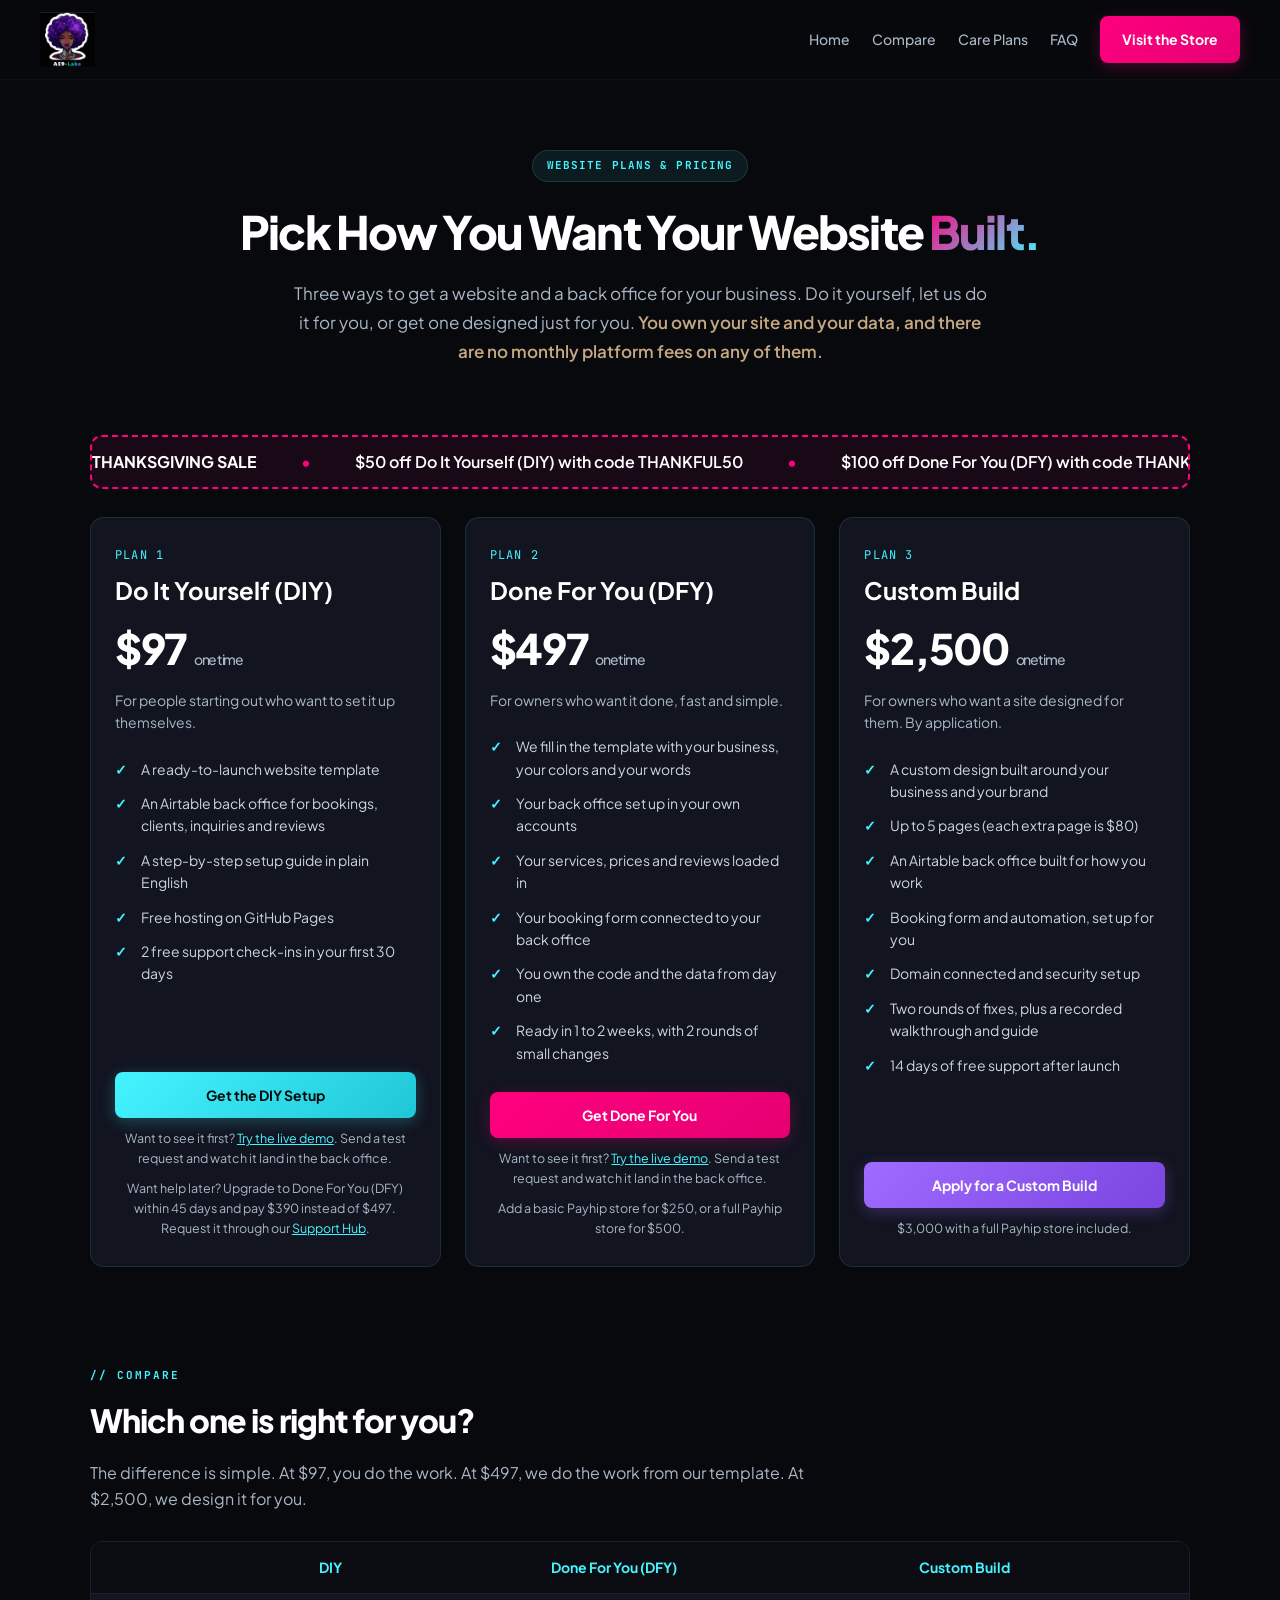
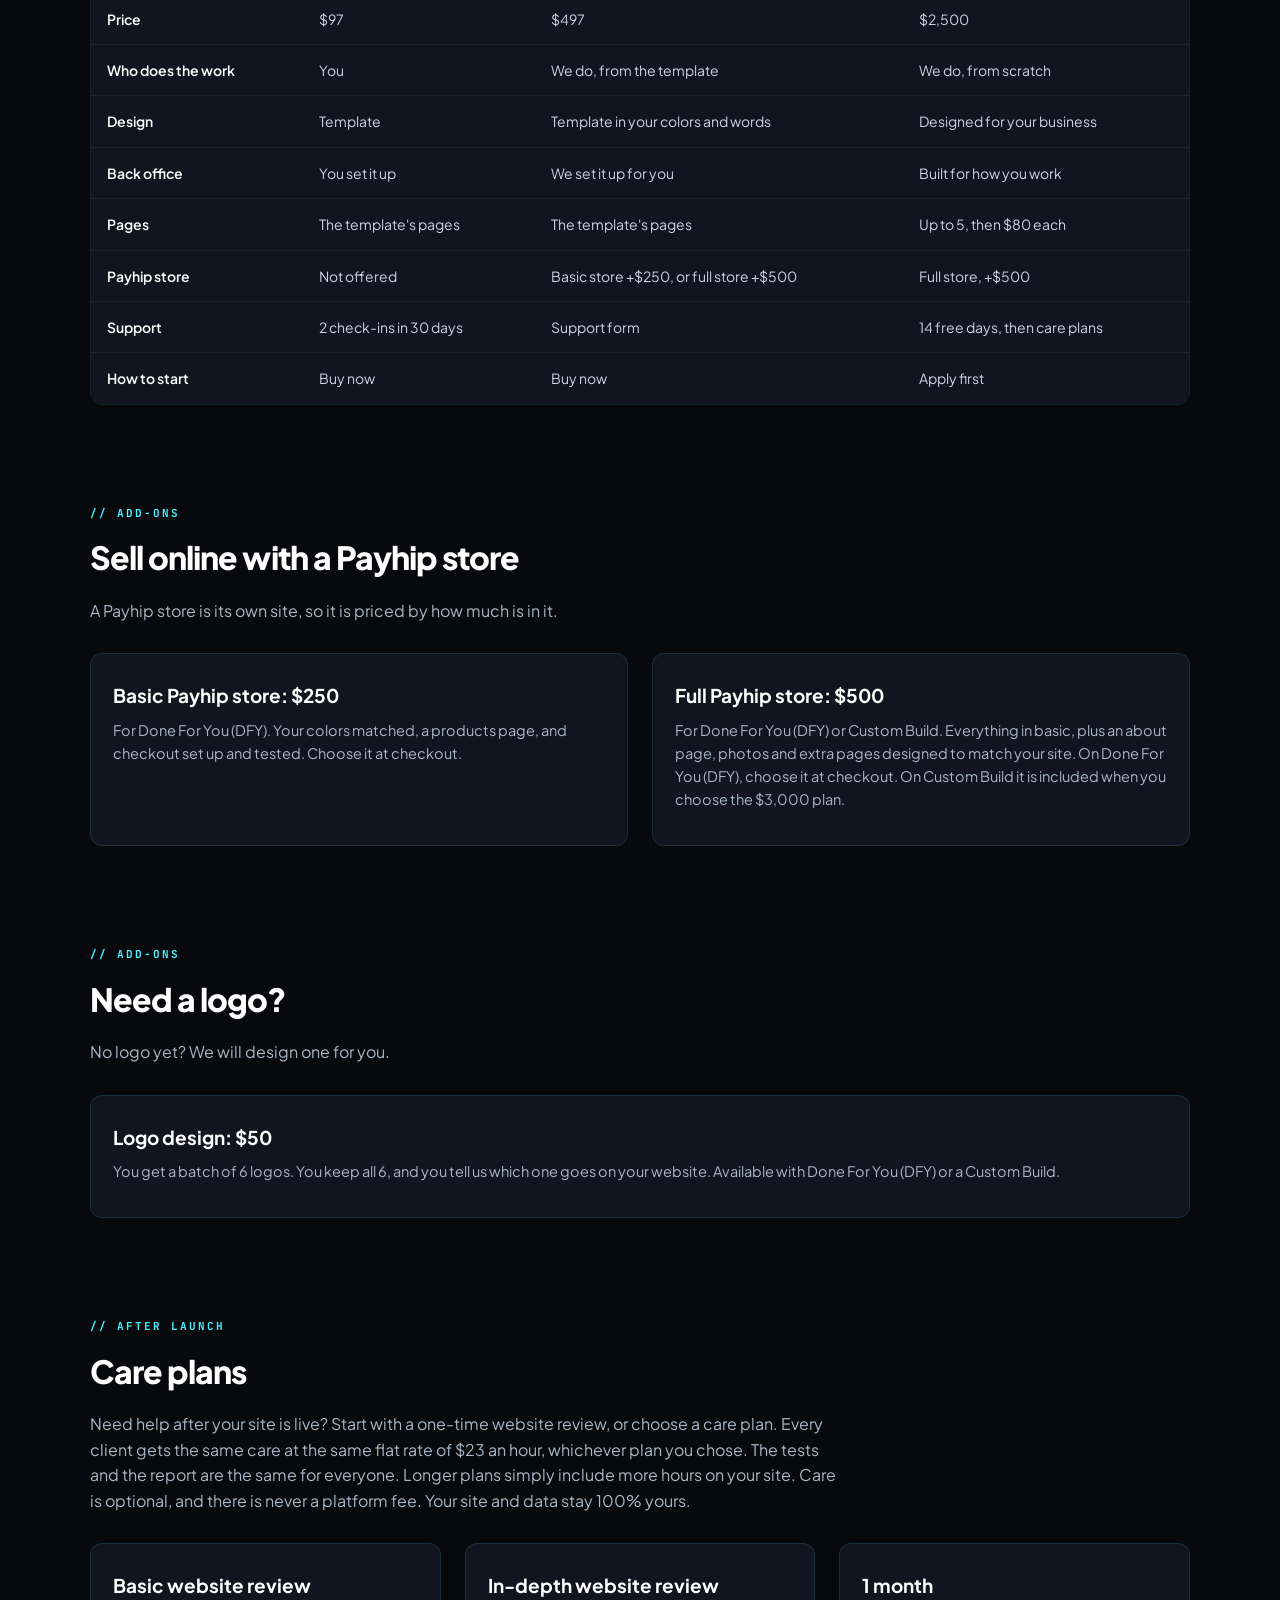
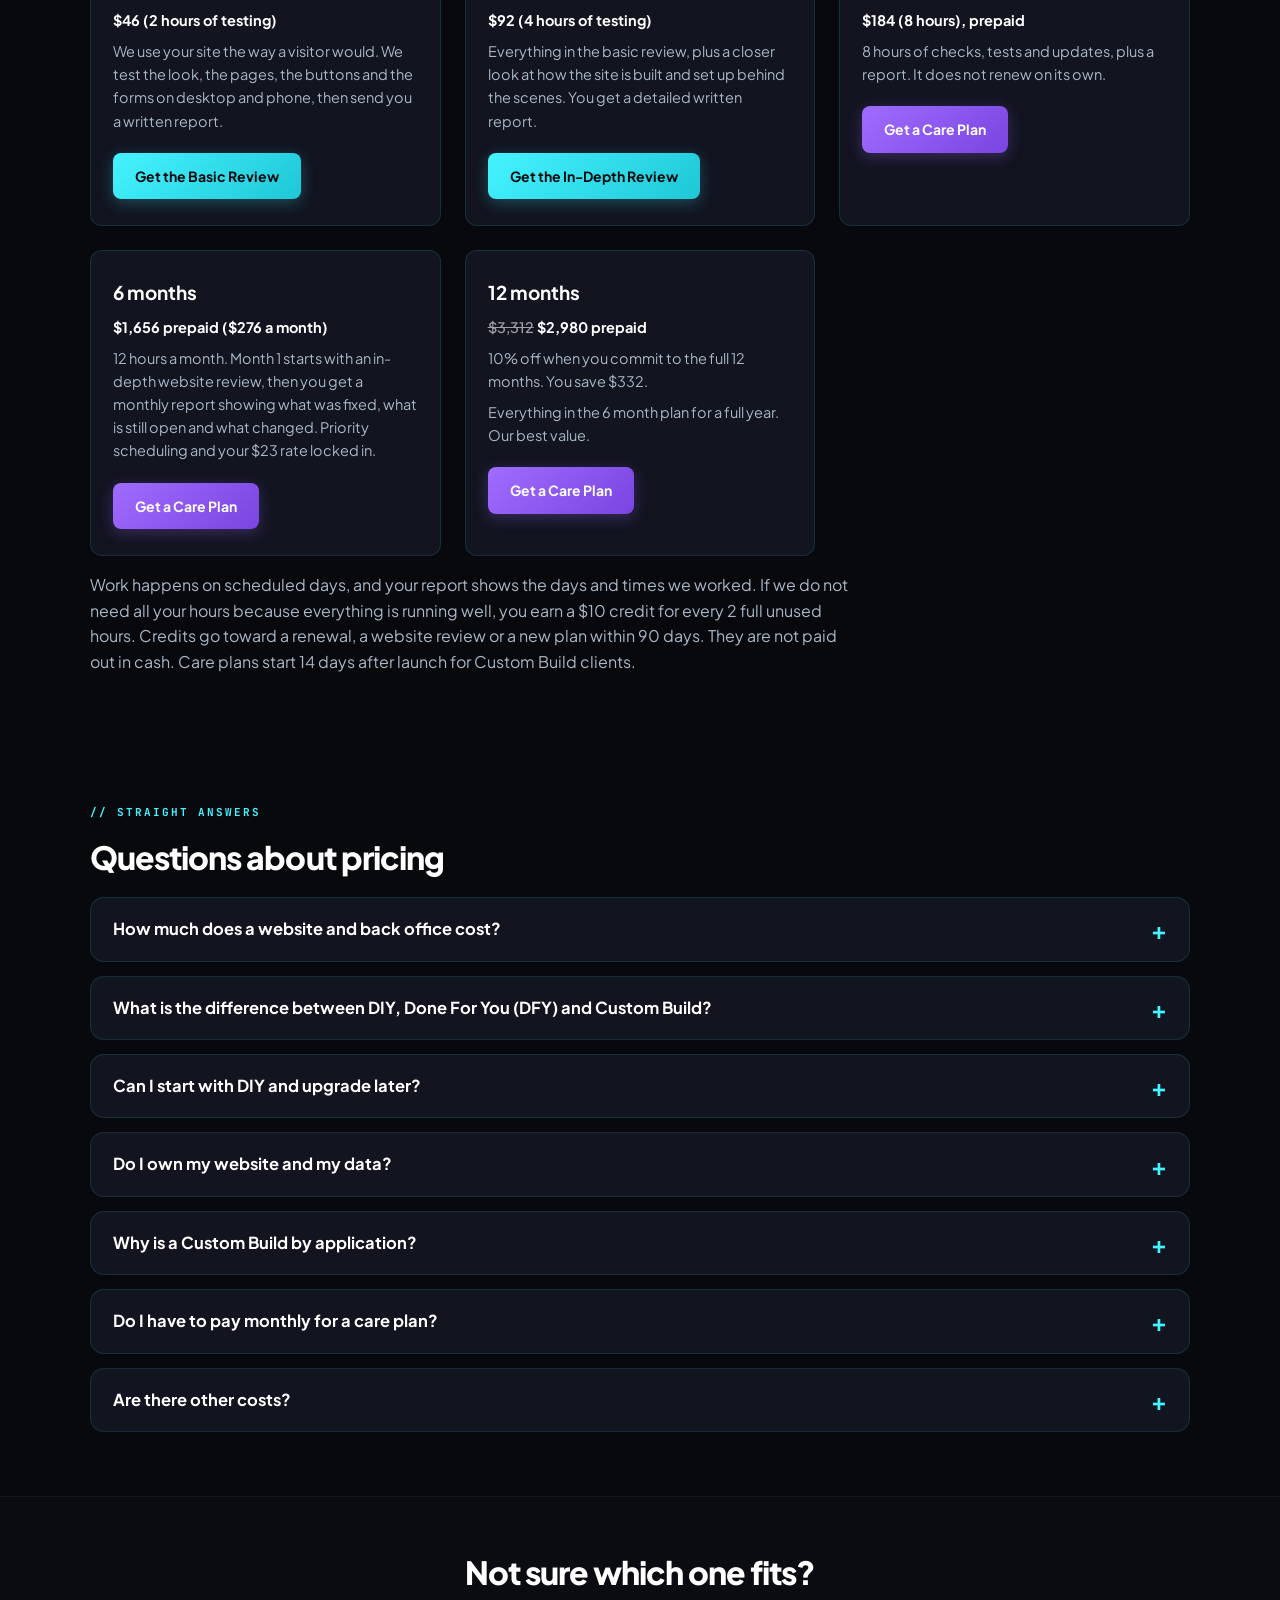
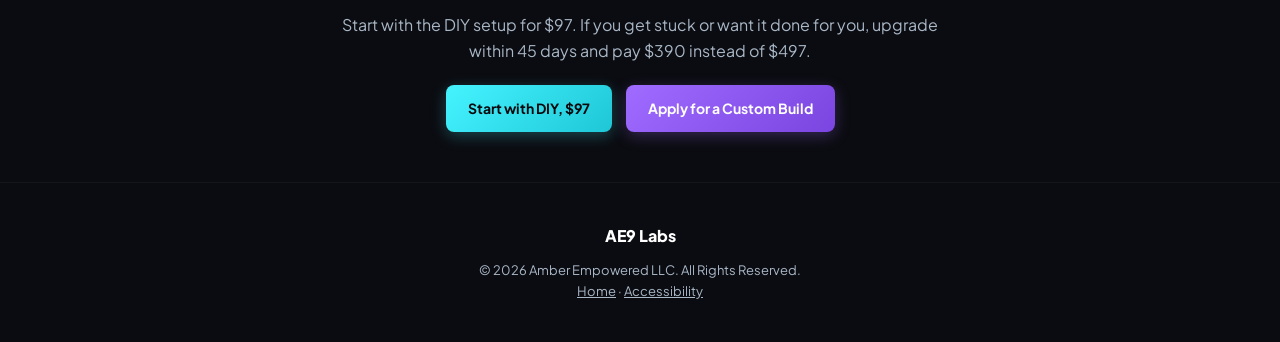
<file: services.html>
<!DOCTYPE html>
<html lang="en">
<head>
    <!-- Google Analytics 4 -->
    <script async src="https://www.googletagmanager.com/gtag/js?id=G-8W33K5ZLJ8"></script>
    <script>
        window.dataLayer = window.dataLayer || [];
        function gtag(){dataLayer.push(arguments);}
        gtag('js', new Date());
        gtag('config', 'G-8W33K5ZLJ8');
    </script>
    <meta charset="UTF-8">
    <meta name="viewport" content="width=device-width, initial-scale=1.0">
    <title>Website + Back Office Pricing: DIY, Done For You, Custom Build | AE9 Labs</title>
    <meta name="description" content="Pick how you want your website and back office built. DIY is $97, Done For You is $497, and a Custom Build is $2,500. You own your site and your data, with no monthly platform fees.">
    <link rel="canonical" href="https://amber-empowered.com/services.html">
    <link rel="preconnect" href="https://fonts.googleapis.com">
    <link rel="preconnect" href="https://fonts.gstatic.com" crossorigin>
    <link href="https://fonts.googleapis.com/css2?family=Plus+Jakarta+Sans:wght@400;500;600;700;800&family=JetBrains+Mono:wght@400;700&display=swap" rel="stylesheet">
    <link rel="stylesheet" href="https://cdnjs.cloudflare.com/ajax/libs/font-awesome/6.5.1/css/all.min.css">

    <style>
        :root {
            --bg-primary: #08090d;
            --bg-secondary: #0b0c11;
            --bg-card: #121420;
            --accent-neon: #ff007f;
            --accent-cyber: #45f3ff;
            --accent-gold: #c5a880;
            --text-main: #ffffff;
            --text-muted: #a9b7c6;
            --border-glow: rgba(69, 243, 255, 0.12);
        }
        * { box-sizing: border-box; margin: 0; padding: 0; }
        body {
            background-color: var(--bg-primary);
            color: var(--text-main);
            font-family: 'Plus Jakarta Sans', sans-serif;
            line-height: 1.6;
            overflow-x: hidden;
        }
        a { color: var(--accent-cyber); }
        header {
            background-color: rgba(8, 9, 13, 0.9);
            backdrop-filter: blur(12px);
            border-bottom: 1px solid rgba(255, 255, 255, 0.03);
            position: fixed;
            top: 0; left: 0;
            width: 100%;
            z-index: 100;
            padding: 12px 20px;
        }
        .nav-container {
            max-width: 1200px;
            margin: 0 auto;
            display: flex;
            justify-content: space-between;
            align-items: center;
            gap: 12px;
        }
        .logo-container { display: flex; align-items: center; text-decoration: none; }
        .logo-image { height: 55px; width: auto; object-fit: contain; }
        .logo-text-fallback { font-size: 22px; font-weight: 800; letter-spacing: -0.04em; color: #fff; }
        .logo-text-fallback span { color: var(--accent-cyber); font-family: 'JetBrains Mono', monospace; }
        .nav-links { display: flex; align-items: center; gap: 22px; }
        .nav-link {
            color: var(--text-muted);
            text-decoration: none;
            font-weight: 500;
            font-size: 14px;
        }
        .nav-link:hover { color: #fff; }
        .btn {
            display: inline-block;
            text-align: center;
            background: linear-gradient(135deg, var(--accent-neon) 0%, #e60072 100%);
            color: #fff;
            text-decoration: none;
            padding: 12px 22px;
            border-radius: 8px;
            font-weight: 700;
            font-size: 14px;
            box-shadow: 0 4px 15px rgba(255, 0, 127, 0.25);
            transition: transform 0.2s ease, box-shadow 0.2s ease;
        }
        .btn:hover { transform: translateY(-2px); box-shadow: 0 6px 20px rgba(255, 0, 127, 0.45); }
        .btn-outline {
            background: rgba(255, 255, 255, 0.04);
            border: 1px solid rgba(255, 255, 255, 0.12);
            box-shadow: none;
        }
        .btn-outline:hover { background: var(--accent-neon); border-color: var(--accent-neon); }
        .btn-teal { background: linear-gradient(135deg, #45f3ff 0%, #1fc7d6 100%); color: #08090d; box-shadow: 0 4px 15px rgba(69, 243, 255, 0.25); }
        .btn-teal:hover { box-shadow: 0 6px 20px rgba(69, 243, 255, 0.45); }
        .btn-purple { background: linear-gradient(135deg, #a06bff 0%, #7a45e0 100%); color: #ffffff; box-shadow: 0 4px 15px rgba(160, 107, 255, 0.28); }
        .btn-purple:hover { box-shadow: 0 6px 20px rgba(160, 107, 255, 0.5); }

        /* Holiday banner: remove the word "hidden" from the banner tag to turn it on */
        .holiday-banner {
            max-width: 1100px;
            margin: 0 auto 28px;
            padding: 14px 20px;
            text-align: center;
            border: 2px dashed var(--accent-neon);
            border-radius: 12px;
            background: rgba(255, 0, 127, 0.07);
            font-weight: 600;
        }
        .holiday-banner[hidden] { display: none; }
        .holiday-banner.ticker { overflow: hidden; padding: 12px 0; text-align: left; }
        .ticker-track { display: flex; width: max-content; animation: ticker-scroll 38s linear infinite; }
        .ticker-track:hover { animation-play-state: paused; }
        .ticker-group { display: flex; flex-shrink: 0; align-items: center; gap: 44px; padding-right: 44px; white-space: nowrap; }
        .ticker-group span + span::before { content: "\2022"; margin-right: 44px; color: var(--accent-neon); }
        .holiday-banner a { color: var(--accent-cyber); }
        @keyframes ticker-scroll { from { transform: translateX(0); } to { transform: translateX(-50%); } }
        @media (prefers-reduced-motion: reduce) {
            .ticker-track { animation: none; width: auto; justify-content: center; }
            .ticker-group { flex-wrap: wrap; justify-content: center; white-space: normal; gap: 10px 28px; padding: 0 16px; }
            .ticker-dup { display: none; }
            .ticker-group span + span::before { display: none; }
        }


        .hero { padding: 150px 20px 50px; text-align: center; }
        .hero-inner { max-width: 820px; margin: 0 auto; }
        .badge {
            display: inline-block;
            background-color: rgba(69, 243, 255, 0.08);
            border: 1px solid rgba(69, 243, 255, 0.15);
            color: var(--accent-cyber);
            font-family: 'JetBrains Mono', monospace;
            padding: 6px 14px;
            border-radius: 20px;
            font-size: 11px;
            font-weight: 700;
            letter-spacing: 0.1em;
            text-transform: uppercase;
            margin-bottom: 22px;
        }
        h1 {
            font-size: 46px;
            font-weight: 800;
            line-height: 1.2;
            letter-spacing: -0.04em;
            margin-bottom: 20px;
        }
        h1 span {
            background: linear-gradient(135deg, var(--accent-neon) 0%, var(--accent-cyber) 100%);
            -webkit-background-clip: text;
            -webkit-text-fill-color: transparent;
        }
        .lead { font-size: 17px; color: var(--text-muted); max-width: 700px; margin: 0 auto; line-height: 1.7; }
        .lead strong { color: var(--accent-gold); font-weight: 600; }

        section { padding: 50px 20px; }
        .wrap { max-width: 1100px; margin: 0 auto; }
        .tag {
            display: block;
            font-size: 11px;
            font-weight: 700;
            letter-spacing: 2px;
            color: var(--accent-cyber);
            font-family: 'JetBrains Mono', monospace;
            text-transform: uppercase;
            margin-bottom: 10px;
        }
        h2 { font-size: 32px; font-weight: 800; letter-spacing: -0.03em; margin-bottom: 14px; }
        .sub { color: var(--text-muted); max-width: 760px; margin-bottom: 30px; }

        .tiers { display: grid; grid-template-columns: repeat(3, 1fr); gap: 24px; align-items: stretch; }
        .tier {
            background: var(--bg-card);
            border: 1px solid var(--border-glow);
            border-radius: 14px;
            padding: 28px 24px;
            display: flex;
            flex-direction: column;
            transition: transform 0.3s ease, border-color 0.3s ease;
        }
        .tier:hover { transform: translateY(-4px); border-color: var(--accent-cyber); }
        .tier-label {
            font-family: 'JetBrains Mono', monospace;
            font-size: 12px;
            color: var(--accent-cyber);
            text-transform: uppercase;
            letter-spacing: 0.1em;
        }
        .tier h3 { font-size: 24px; margin: 6px 0 4px; }
        .price { font-size: 42px; font-weight: 800; letter-spacing: -0.03em; }
        .price small { font-size: 14px; font-weight: 500; color: var(--text-muted); }
        .for { color: var(--text-muted); font-size: 14px; margin: 8px 0 18px; }
        .tier ul { list-style: none; margin-bottom: 22px; flex-grow: 1; }
        .tier li {
            font-size: 14px;
            color: #cbd5e1;
            padding: 6px 0 6px 26px;
            position: relative;
        }
        .tier li::before {
            content: "\2713";
            position: absolute;
            left: 0;
            color: var(--accent-cyber);
            font-weight: 700;
        }
        .tier .note { font-size: 12.5px; color: var(--text-muted); margin-top: 10px; text-align: center; }

        .table-wrap { overflow-x: auto; border: 1px solid var(--border-glow); border-radius: 12px; }
        table { width: 100%; border-collapse: collapse; min-width: 640px; background: var(--bg-card); }
        th, td { padding: 14px 16px; text-align: left; font-size: 14px; border-bottom: 1px solid rgba(255,255,255,0.05); vertical-align: top; }
        th { color: var(--accent-cyber); font-weight: 700; background: var(--bg-secondary); }
        td:first-child { font-weight: 600; color: #fff; }
        td { color: #cbd5e1; }
        tr:last-child td { border-bottom: none; }

        .cards { display: grid; grid-template-columns: repeat(auto-fit, minmax(300px, 1fr)); gap: 24px; }
        .card {
            background: var(--bg-card);
            border: 1px solid var(--border-glow);
            border-radius: 12px;
            padding: 26px 22px;
        }
        .card h3 { font-size: 19px; margin-bottom: 8px; }
        .card p { font-size: 14.5px; color: var(--text-muted); margin-bottom: 8px; }
        .card strong { color: #fff; }

        .faq details {
            background: var(--bg-card);
            border: 1px solid var(--border-glow);
            border-radius: 14px;
            margin-bottom: 14px;
        }
        .faq details[open] { border-color: rgba(69, 243, 255, 0.35); }
        .faq summary {
            cursor: pointer;
            list-style: none;
            padding: 18px 54px 18px 22px;
            font-weight: 700;
            font-size: 16.5px;
            position: relative;
        }
        .faq summary::-webkit-details-marker { display: none; }
        .faq summary::after {
            content: '+';
            position: absolute;
            right: 22px; top: 50%;
            transform: translateY(-50%);
            color: var(--accent-cyber);
            font-size: 24px;
        }
        .faq details[open] summary::after { content: '\2212'; }
        .faq details p { padding: 0 22px 20px; color: var(--text-muted); font-size: 15px; }

        .cta-band {
            text-align: center;
            background: var(--bg-secondary);
            border-top: 1px solid rgba(255,255,255,0.04);
            border-bottom: 1px solid rgba(255,255,255,0.04);
        }
        .cta-band p { color: var(--text-muted); max-width: 640px; margin: 0 auto 22px; }
        .cta-row { display: flex; gap: 14px; justify-content: center; flex-wrap: wrap; }

        footer {
            text-align: center;
            padding: 40px 20px;
            color: var(--text-muted);
            font-size: 13px;
            background-color: var(--bg-secondary);
        }
        .footer-logo { font-size: 16px; font-weight: 800; color: #fff; margin-bottom: 12px; }
        footer a { color: inherit; }

        @media (max-width: 968px) {
            .tiers { grid-template-columns: 1fr; }
            h1 { font-size: 34px; }
            h2 { font-size: 26px; }
            .nav-link { display: none; }
            .hero { padding-top: 130px; }
        }
    </style>

    <script type="application/ld+json">
    {
      "@context": "https://schema.org",
      "@graph": [
        {
          "@type": "WebPage",
          "@id": "https://amber-empowered.com/services.html#page",
          "url": "https://amber-empowered.com/services.html",
          "name": "Website + Back Office Pricing: DIY, Done For You (DFY), Custom Build",
          "isPartOf": { "@id": "https://amber-empowered.com/#website" },
          "about": { "@id": "https://amber-empowered.com/#org" }
        },
        {
          "@type": "Service",
          "@id": "https://amber-empowered.com/services.html#services",
          "name": "Website and Back Office Setup",
          "provider": { "@id": "https://amber-empowered.com/#org" },
          "areaServed": "US",
          "description": "A website and an Airtable back office for small businesses. You own your site and your data, with no monthly platform fees.",
          "hasOfferCatalog": {
            "@type": "OfferCatalog",
            "name": "AE9 Labs Website and Back Office Options",
            "itemListElement": [
              {
                "@type": "Offer",
                "name": "DIY: The Stress-Free Setup",
                "price": "97",
                "priceCurrency": "USD",
                "url": "https://payhip.com/b/27uQ4",
                "description": "A ready-to-launch website template and Airtable back office with a step-by-step setup guide. You set it up yourself."
              },
              {
                "@type": "Offer",
                "name": "Done For You",
                "price": "497",
                "priceCurrency": "USD",
                "url": "https://amber-empowered.com/services.html#done-for-you",
                "description": "AE9 Labs fills in the template with your business, colors and words, and sets up your back office in your own accounts."
              },
              {
                "@type": "Offer",
                "name": "Custom Build",
                "price": "2500",
                "priceCurrency": "USD",
                "url": "https://amber-empowered.com/services.html#custom-build",
                "description": "A website and back office designed around your business, built in your own accounts. Up to 5 pages. By application."
              }
            ]
          }
        }
      ]
    }
    </script>
</head>
<body>

    <header>
        <div class="nav-container">
            <a href="index.html" class="logo-container">
                <img src="logo.png" alt="AE9 Labs logo" class="logo-image" id="brand-logo" onerror="this.style.display='none'; document.getElementById('brand-text-logo').style.display='flex'">
                <div id="brand-text-logo" class="logo-text-fallback" style="display: none;">AE9<span> Labs</span></div>
            </a>
            <nav class="nav-links">
                <a href="index.html" class="nav-link">Home</a>
                <a href="#compare" class="nav-link">Compare</a>
                <a href="#care-plans" class="nav-link">Care Plans</a>
                <a href="#faq" class="nav-link">FAQ</a>
                <a href="https://payhip.com/AE9Labs" target="_blank" rel="noopener noreferrer" class="btn">Visit the Store</a>
            </nav>
        </div>
    </header>

    <main>
        <div class="hero">
            <div class="hero-inner">
                <div class="badge">Website Plans &amp; Pricing</div>
                <h1>Pick How You Want Your Website <span>Built.</span></h1>
                <p class="lead">
                    Three ways to get a website and a back office for your business. Do it yourself, let us do it for you, or get one designed just for you.
                    <strong>You own your site and your data, and there are no monthly platform fees on any of them.</strong>
                </p>
            </div>
        </div>

        <section style="padding-top: 20px;">
            <!-- HOLIDAY BANNER (live): to turn it off, add the word hidden after ticker in the next line. -->
            <div class="holiday-banner ticker" role="region" aria-label="Thanksgiving sale">
                <div class="ticker-track">
                <div class="ticker-group">
                    <span><strong>THANKSGIVING SALE</strong></span>
                    <span>$50 off Do It Yourself (DIY) with code THANKFUL50</span>
                    <span>$100 off Done For You (DFY) with code THANKFUL100</span>
                    <span>Ends Sunday, Nov 29 at 11:59 PM</span>
                </div>
                <div class="ticker-group ticker-dup" aria-hidden="true">
                    <span><strong>THANKSGIVING SALE</strong></span>
                    <span>$50 off Do It Yourself (DIY) with code THANKFUL50</span>
                    <span>$100 off Done For You (DFY) with code THANKFUL100</span>
                    <span>Ends Sunday, Nov 29 at 11:59 PM</span>
                </div>
                </div>
            </div>

            <div class="wrap">
                <div class="tiers">

                    <div class="tier" id="diy">
                        <span class="tier-label">Plan 1</span>
                        <h3>Do It Yourself (DIY)</h3>
                        <div class="price">$97 <small>one time</small></div>
                        <p class="for">For people starting out who want to set it up themselves.</p>
                        <ul>
                            <li>A ready-to-launch website template</li>
                            <li>An Airtable back office for bookings, clients, inquiries and reviews</li>
                            <li>A step-by-step setup guide in plain English</li>
                            <li>Free hosting on GitHub Pages</li>
                            <li>2 free support check-ins in your first 30 days</li>
                        </ul>
                        <a href="https://payhip.com/b/27uQ4" target="_blank" rel="noopener noreferrer" class="btn btn-teal">Get the DIY Setup</a>
                        <p class="note">Want to see it first? <a href="https://amberempowered8-alt.github.io/Local-Service-Template-PUBLIC-DEMO/" target="_blank" rel="noopener noreferrer">Try the live demo</a>. Send a test request and watch it land in the back office.</p>
                        <p class="note">Want help later? Upgrade to Done For You (DFY) within 45 days and pay $390 instead of $497. Request it through our <a href="https://airtable.com/app2dNCzkf61VdNKa/shrKN8thfLegxZSYL" target="_blank" rel="noopener noreferrer">Support Hub</a>.</p>
                    </div>

                    <div class="tier" id="done-for-you">
                        <span class="tier-label">Plan 2</span>
                        <h3>Done For You (DFY)</h3>
                        <div class="price">$497 <small>one time</small></div>
                        <p class="for">For owners who want it done, fast and simple.</p>
                        <ul>
                            <li>We fill in the template with your business, your colors and your words</li>
                            <li>Your back office set up in your own accounts</li>
                            <li>Your services, prices and reviews loaded in</li>
                            <li>Your booking form connected to your back office</li>
                            <li>You own the code and the data from day one</li>
                            <li>Ready in 1 to 2 weeks, with 2 rounds of small changes</li>
                        </ul>
                        <a href="https://payhip.com/b/Ka0zu" target="_blank" rel="noopener noreferrer" class="btn">Get Done For You</a>
                        <p class="note">Want to see it first? <a href="https://amberempowered8-alt.github.io/Local-Service-Template-PUBLIC-DEMO/" target="_blank" rel="noopener noreferrer">Try the live demo</a>. Send a test request and watch it land in the back office.</p>
                        <p class="note">Add a basic Payhip store for $250, or a full Payhip store for $500.</p>
                    </div>

                    <div class="tier" id="custom-build">
                        <span class="tier-label">Plan 3</span>
                        <h3>Custom Build</h3>
                        <div class="price">$2,500 <small>one time</small></div>
                        <p class="for">For owners who want a site designed for them. By application.</p>
                        <ul>
                            <li>A custom design built around your business and your brand</li>
                            <li>Up to 5 pages (each extra page is $80)</li>
                            <li>An Airtable back office built for how you work</li>
                            <li>Booking form and automation, set up for you</li>
                            <li>Domain connected and security set up</li>
                            <li>Two rounds of fixes, plus a recorded walkthrough and guide</li>
                            <li>14 days of free support after launch</li>
                        </ul>
                        <a href="https://airtable.com/appCzV6PBH7pGzwzE/shr1KDz65nqNTD0JB" target="_blank" rel="noopener noreferrer" class="btn btn-purple">Apply for a Custom Build</a>
                        <p class="note">$3,000 with a full Payhip store included.</p>
                    </div>

                </div>
            </div>
        </section>

        <section id="compare">
            <div class="wrap">
                <span class="tag">// Compare</span>
                <h2>Which one is right for you?</h2>
                <p class="sub">The difference is simple. At $97, you do the work. At $497, we do the work from our template. At $2,500, we design it for you.</p>
                <div class="table-wrap">
                    <table>
                        <thead>
                            <tr><th></th><th>DIY</th><th>Done For You (DFY)</th><th>Custom Build</th></tr>
                        </thead>
                        <tbody>
                            <tr><td>Price</td><td>$97</td><td>$497</td><td>$2,500</td></tr>
                            <tr><td>Who does the work</td><td>You</td><td>We do, from the template</td><td>We do, from scratch</td></tr>
                            <tr><td>Design</td><td>Template</td><td>Template in your colors and words</td><td>Designed for your business</td></tr>
                            <tr><td>Back office</td><td>You set it up</td><td>We set it up for you</td><td>Built for how you work</td></tr>
                            <tr><td>Pages</td><td>The template's pages</td><td>The template's pages</td><td>Up to 5, then $80 each</td></tr>
                            <tr><td>Payhip store</td><td>Not offered</td><td>Basic store +$250, or full store +$500</td><td>Full store, +$500</td></tr>
                            <tr><td>Support</td><td>2 check-ins in 30 days</td><td>Support form</td><td>14 free days, then care plans</td></tr>
                            <tr><td>How to start</td><td>Buy now</td><td>Buy now</td><td>Apply first</td></tr>
                        </tbody>
                    </table>
                </div>
            </div>
        </section>

        <section>
            <div class="wrap">
                <span class="tag">// Add-ons</span>
                <h2>Sell online with a Payhip store</h2>
                <p class="sub">A Payhip store is its own site, so it is priced by how much is in it.</p>
                <div class="cards">
                    <div class="card">
                        <h3>Basic Payhip store: $250</h3>
                        <p>For Done For You (DFY). Your colors matched, a products page, and checkout set up and tested. Choose it at checkout.</p>
                    </div>
                    <div class="card">
                        <h3>Full Payhip store: $500</h3>
                        <p>For Done For You (DFY) or Custom Build. Everything in basic, plus an about page, photos and extra pages designed to match your site. On Done For You (DFY), choose it at checkout. On Custom Build it is included when you choose the $3,000 plan.</p>
                    </div>
                </div>
            </div>
        </section>

        <section>
            <div class="wrap">
                <span class="tag">// Add-ons</span>
                <h2>Need a logo?</h2>
                <p class="sub">No logo yet? We will design one for you.</p>
                <div class="cards">
                    <div class="card">
                        <h3>Logo design: $50</h3>
                        <p>You get a batch of 6 logos. You keep all 6, and you tell us which one goes on your website. Available with Done For You (DFY) or a Custom Build.</p>
                    </div>
                </div>
            </div>
        </section>

        <section id="care-plans">
            <div class="wrap">
                <span class="tag">// After launch</span>
                <h2>Care plans</h2>
                <p class="sub">Need help after your site is live? Start with a one-time website review, or choose a care plan. Every client gets the same care at the same flat rate of $23 an hour, whichever plan you chose. The tests and the report are the same for everyone. Longer plans simply include more hours on your site. Care is optional, and there is never a platform fee. Your site and data stay 100% yours.</p>
                <div class="cards">
                    <div class="card">
                        <h3>Basic website review</h3>
                        <p><strong>$46 (2 hours of testing)</strong></p>
                        <p>We use your site the way a visitor would. We test the look, the pages, the buttons and the forms on desktop and phone, then send you a written report.</p>
                                            <a href="https://payhip.com/b/D2AWd" target="_blank" rel="noopener noreferrer" class="btn btn-teal" style="margin-top:12px;">Get the Basic Review</a>
                    </div>
                    <div class="card">
                        <h3>In-depth website review</h3>
                        <p><strong>$92 (4 hours of testing)</strong></p>
                        <p>Everything in the basic review, plus a closer look at how the site is built and set up behind the scenes. You get a detailed written report.</p>
                                            <a href="https://payhip.com/b/w1nGt" target="_blank" rel="noopener noreferrer" class="btn btn-teal" style="margin-top:12px;">Get the In-Depth Review</a>
                    </div>
                    <div class="card">
                        <h3>1 month</h3>
                        <p><strong>$184 (8 hours), prepaid</strong></p>
                        <p>8 hours of checks, tests and updates, plus a report. It does not renew on its own.</p>
                                            <a href="https://payhip.com/b/RS9Z3" target="_blank" rel="noopener noreferrer" class="btn btn-purple" style="margin-top:12px;">Get a Care Plan</a>
                    </div>
                    <div class="card">
                        <h3>6 months</h3>
                        <p><strong>$1,656 prepaid ($276 a month)</strong></p>
                        <p>12 hours a month. Month 1 starts with an in-depth website review, then you get a monthly report showing what was fixed, what is still open and what changed. Priority scheduling and your $23 rate locked in.</p>
                                            <a href="https://payhip.com/b/RS9Z3" target="_blank" rel="noopener noreferrer" class="btn btn-purple" style="margin-top:12px;">Get a Care Plan</a>
                    </div>
                    <div class="card">
                        <h3>12 months</h3>
                        <p><strong><s style="opacity:.6;font-weight:500;">$3,312</s> $2,980 prepaid</strong></p>
                        <p>10% off when you commit to the full 12 months. You save $332.</p>
                        <p>Everything in the 6 month plan for a full year. Our best value.</p>
                                            <a href="https://payhip.com/b/RS9Z3" target="_blank" rel="noopener noreferrer" class="btn btn-purple" style="margin-top:12px;">Get a Care Plan</a>
                    </div>
                </div>
                <p class="sub" style="margin-top:16px;">Work happens on scheduled days, and your report shows the days and times we worked. If we do not need all your hours because everything is running well, you earn a $10 credit for every 2 full unused hours. Credits go toward a renewal, a website review or a new plan within 90 days. They are not paid out in cash. Care plans start 14 days after launch for Custom Build clients.</p>
            </div>
        </section>

        <section class="faq" id="faq">
            <div class="wrap">
                <span class="tag">// Straight answers</span>
                <h2>Questions about pricing</h2>

                <details>
                    <summary>How much does a website and back office cost?</summary>
                    <p>DIY is $97 one time. Done For You (DFY) is $497 one time. A Custom Build is $2,500, or $3,000 with a full Payhip store included. There are no monthly platform fees on any of them.</p>
                </details>

                <details>
                    <summary>What is the difference between DIY, Done For You (DFY) and Custom Build?</summary>
                    <p>With DIY, you set up the template yourself using a step-by-step guide. With Done For You (DFY), we fill in the same template for you and set up your back office. With a Custom Build, we design the website and back office around your business, and it is not a template.</p>
                </details>

                <details>
                    <summary>Can I start with DIY and upgrade later?</summary>
                    <p>Yes. If you buy DIY and decide you want help, you can upgrade to Done For You (DFY) within 45 days. You pay $390 instead of $497. Send a request through our <a href="https://airtable.com/app2dNCzkf61VdNKa/shrKN8thfLegxZSYL" target="_blank" rel="noopener noreferrer">Support Hub</a>, choose Upgrade to Done For You (DFY), and add the email you bought with. We verify your purchase and send your invoice.</p>
                </details>

                <details>
                    <summary>Do I own my website and my data?</summary>
                    <p>Yes. Your site and your data live in your own accounts. Nobody can raise your price or lock you out.</p>
                </details>

                <details>
                    <summary>Why is a Custom Build by application?</summary>
                    <p>We take a limited number of Custom Builds each month, and each one is a working relationship that continues after launch. The application helps us make sure we can serve you well.</p>
                </details>

                <details>
                    <summary>Do I have to pay monthly for a care plan?</summary>
                    <p>No. Care is optional and prepaid, at a flat $23 an hour. Choose a basic website review (2 hours, $46), an in-depth website review (4 hours, $92), 1 month (8 hours, $184), 6 months (12 hours a month, $1,656), or 12 months (12 hours a month, $2,980 instead of $3,312, which is 10% off). If we do not use all your hours, you earn a $10 credit for every 2 full unused hours, good toward a renewal, review or new plan within 90 days. It pays for our time and attention after launch. It is not a fee to keep your site online.</p>
                </details>

                <details>
                    <summary>Are there other costs?</summary>
                    <p>Hosting is free. If you want a custom domain name, you buy it yourself from a domain seller, and it usually costs about $10 to $20 a year. AE9 Labs does not sell domains. Airtable has a free plan, and a low-cost plan may apply later as your business grows.</p>
                </details>
            </div>
        </section>

        <section class="cta-band">
            <div class="wrap">
                <h2>Not sure which one fits?</h2>
                <p>Start with the DIY setup for $97. If you get stuck or want it done for you, upgrade within 45 days and pay $390 instead of $497.</p>
                <div class="cta-row">
                    <a href="https://payhip.com/b/27uQ4" target="_blank" rel="noopener noreferrer" class="btn btn-teal">Start with DIY, $97</a>
                    <a href="https://airtable.com/appCzV6PBH7pGzwzE/shr1KDz65nqNTD0JB" target="_blank" rel="noopener noreferrer" class="btn btn-purple">Apply for a Custom Build</a>
                </div>
            </div>
        </section>
    </main>

    <footer>
        <div class="footer-logo">AE9 Labs</div>
        <p>&copy; 2026 Amber Empowered LLC. All Rights Reserved.</p>
        <p><a href="index.html">Home</a> &middot; <a href="accessibility.html">Accessibility</a></p>
    </footer>

    <script type="application/ld+json">
    {
      "@context": "https://schema.org",
      "@type": "FAQPage",
      "@id": "https://amber-empowered.com/services.html#faq",
      "mainEntity": [
        {
          "@type": "Question",
          "name": "How much does a website and back office cost?",
          "acceptedAnswer": { "@type": "Answer", "text": "DIY is $97 one time. Done For You (DFY) is $497 one time. A Custom Build is $2,500, or $3,000 with a full Payhip store included. There are no monthly platform fees on any of them." }
        },
        {
          "@type": "Question",
          "name": "What is the difference between DIY, Done For You (DFY) and Custom Build?",
          "acceptedAnswer": { "@type": "Answer", "text": "With DIY, you set up the template yourself using a step-by-step guide. With Done For You (DFY), we fill in the same template for you and set up your back office. With a Custom Build, we design the website and back office around your business, and it is not a template." }
        },
        {
          "@type": "Question",
          "name": "Can I start with DIY and upgrade later?",
          "acceptedAnswer": { "@type": "Answer", "text": "Yes. If you buy DIY and decide you want help, you can upgrade to Done For You (DFY) within 45 days. You pay $390 instead of $497. Send a request through our Support Hub, choose Upgrade to Done For You (DFY), and add the email you bought with. We verify your purchase and send your invoice." }
        },
        {
          "@type": "Question",
          "name": "Do I own my website and my data?",
          "acceptedAnswer": { "@type": "Answer", "text": "Yes. Your site and your data live in your own accounts. Nobody can raise your price or lock you out." }
        },
        {
          "@type": "Question",
          "name": "Why is a Custom Build by application?",
          "acceptedAnswer": { "@type": "Answer", "text": "We take a limited number of Custom Builds each month, and each one is a working relationship that continues after launch. The application helps us make sure we can serve you well." }
        },
        {
          "@type": "Question",
          "name": "Do I have to pay monthly for a care plan?",
          "acceptedAnswer": { "@type": "Answer", "text": "No. Care is optional and prepaid, at a flat $23 an hour. Choose a basic website review (2 hours, $46), an in-depth website review (4 hours, $92), 1 month (8 hours, $184), 6 months (12 hours a month, $1,656), or 12 months (12 hours a month, $2,980 instead of $3,312, which is 10% off). If we do not use all your hours, you earn a $10 credit for every 2 full unused hours, good toward a renewal, review or new plan within 90 days. It pays for our time and attention after launch. It is not a fee to keep your site online." }
        },
        {
          "@type": "Question",
          "name": "Are there other costs?",
          "acceptedAnswer": { "@type": "Answer", "text": "Hosting is free. If you want a custom domain name, you buy it yourself from a domain seller, and it usually costs about $10 to $20 a year. AE9 Labs does not sell domains. Airtable has a free plan, and a low-cost plan may apply later as your business grows." }
        }
      ]
    }
    </script>
</body>
</html>
</file>
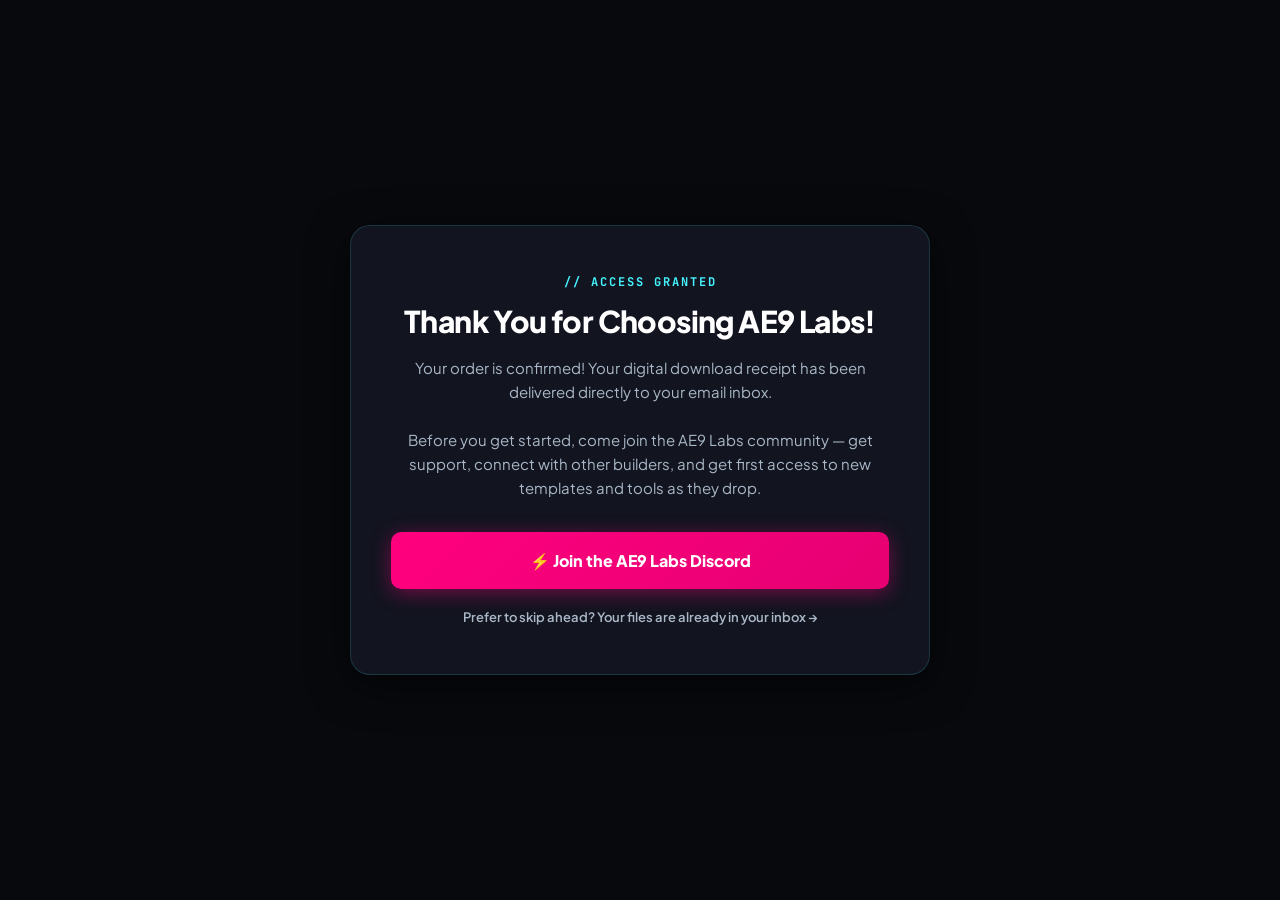
<file: welcome.html>
<!DOCTYPE html>
<html lang="en">
<head>
    <!-- Google tag (gtag.js) -->
    <script async src="https://www.googletagmanager.com/gtag/js?id=G-8W33K5ZLJ8"></script>
    <script>
      window.dataLayer = window.dataLayer || [];
      function gtag(){dataLayer.push(arguments);}
      gtag('js', new Date());

      gtag('config', 'G-8W33K5ZLJ8');
    </script>
    <meta charset="UTF-8">
    <meta name="viewport" content="width=device-width, initial-scale=1.0">
    <title>AE9 Labs // Welcome</title>
    <link rel="preconnect" href="https://fonts.googleapis.com">
    <link rel="preconnect" href="https://fonts.gstatic.com" crossorigin>
    <link href="https://fonts.googleapis.com/css2?family=Plus+Jakarta+Sans:wght@400;600;700;800&family=JetBrains+Mono:wght@400;700&display=swap" rel="stylesheet">
    <style>
        :root {
            --bg-primary: #08090d;
            --bg-card: #121420;
            --accent-neon: #ff007f;
            --accent-cyber: #45f3ff;
            --text-main: #ffffff;
            --text-muted: #a9b7c6;
            --border-glow: rgba(69, 243, 255, 0.15);
        }
        * { box-sizing: border-box; margin: 0; padding: 0; }
        body {
            background-color: var(--bg-primary);
            color: var(--text-main);
            font-family: 'Plus Jakarta Sans', sans-serif;
            display: flex;
            align-items: center;
            justify-content: center;
            min-height: 100vh;
            padding: 20px;
        }
        .card {
            background: var(--bg-card);
            border: 1px solid var(--border-glow);
            border-radius: 20px;
            padding: 48px 40px;
            max-width: 580px;
            text-align: center;
            box-shadow: 0 10px 40px rgba(0, 0, 0, 0.6);
        }
        .tag {
            font-family: 'JetBrains Mono', monospace;
            color: var(--accent-cyber);
            font-size: 12px;
            font-weight: 700;
            text-transform: uppercase;
            letter-spacing: 2px;
            margin-bottom: 12px;
            display: block;
        }
        h1 {
            font-size: 30px;
            font-weight: 800;
            margin-bottom: 16px;
            letter-spacing: -0.02em;
        }
        p {
            color: var(--text-muted);
            font-size: 15px;
            line-height: 1.6;
            margin-bottom: 32px;
        }
        .btn-primary {
            display: block;
            width: 100%;
            background: linear-gradient(135deg, var(--accent-neon) 0%, #e60072 100%);
            color: #ffffff;
            text-decoration: none;
            padding: 18px;
            border-radius: 10px;
            font-weight: 800;
            font-size: 16px;
            box-shadow: 0 4px 20px rgba(255, 0, 127, 0.4);
            transition: transform 0.2s ease, box-shadow 0.2s ease;
            margin-bottom: 16px;
        }
        .btn-primary:hover {
            transform: translateY(-2px);
            box-shadow: 0 6px 25px rgba(255, 0, 127, 0.6);
        }
        .btn-secondary {
            display: inline-block;
            color: var(--text-muted);
            text-decoration: none;
            font-size: 13px;
            font-weight: 600;
            transition: color 0.2s ease;
            cursor: pointer;
        }
        .btn-secondary:hover {
            color: var(--accent-cyber);
        }
    </style>
</head>
<body>
<div class="card">
    <span class="tag">// Access Granted</span>
    <h1>Thank You for Choosing AE9 Labs!</h1>
    <p>
        Your order is confirmed! Your digital download receipt has been delivered directly to your email inbox.<br><br>
        Before you get started, come join the AE9 Labs community — get support, connect with other builders, and get first access to new templates and tools as they drop.
    </p>
    <a href="https://discord.gg/b45jmgHK3" class="btn-primary">⚡ Join the AE9 Labs Discord</a>
    <a href="#" onclick="alert('Your digital files and SOPs are available in your Payhip email receipt!');" class="btn-secondary">Prefer to skip ahead? Your files are already in your inbox →</a>
</div>
</body>
</html>
</file>
